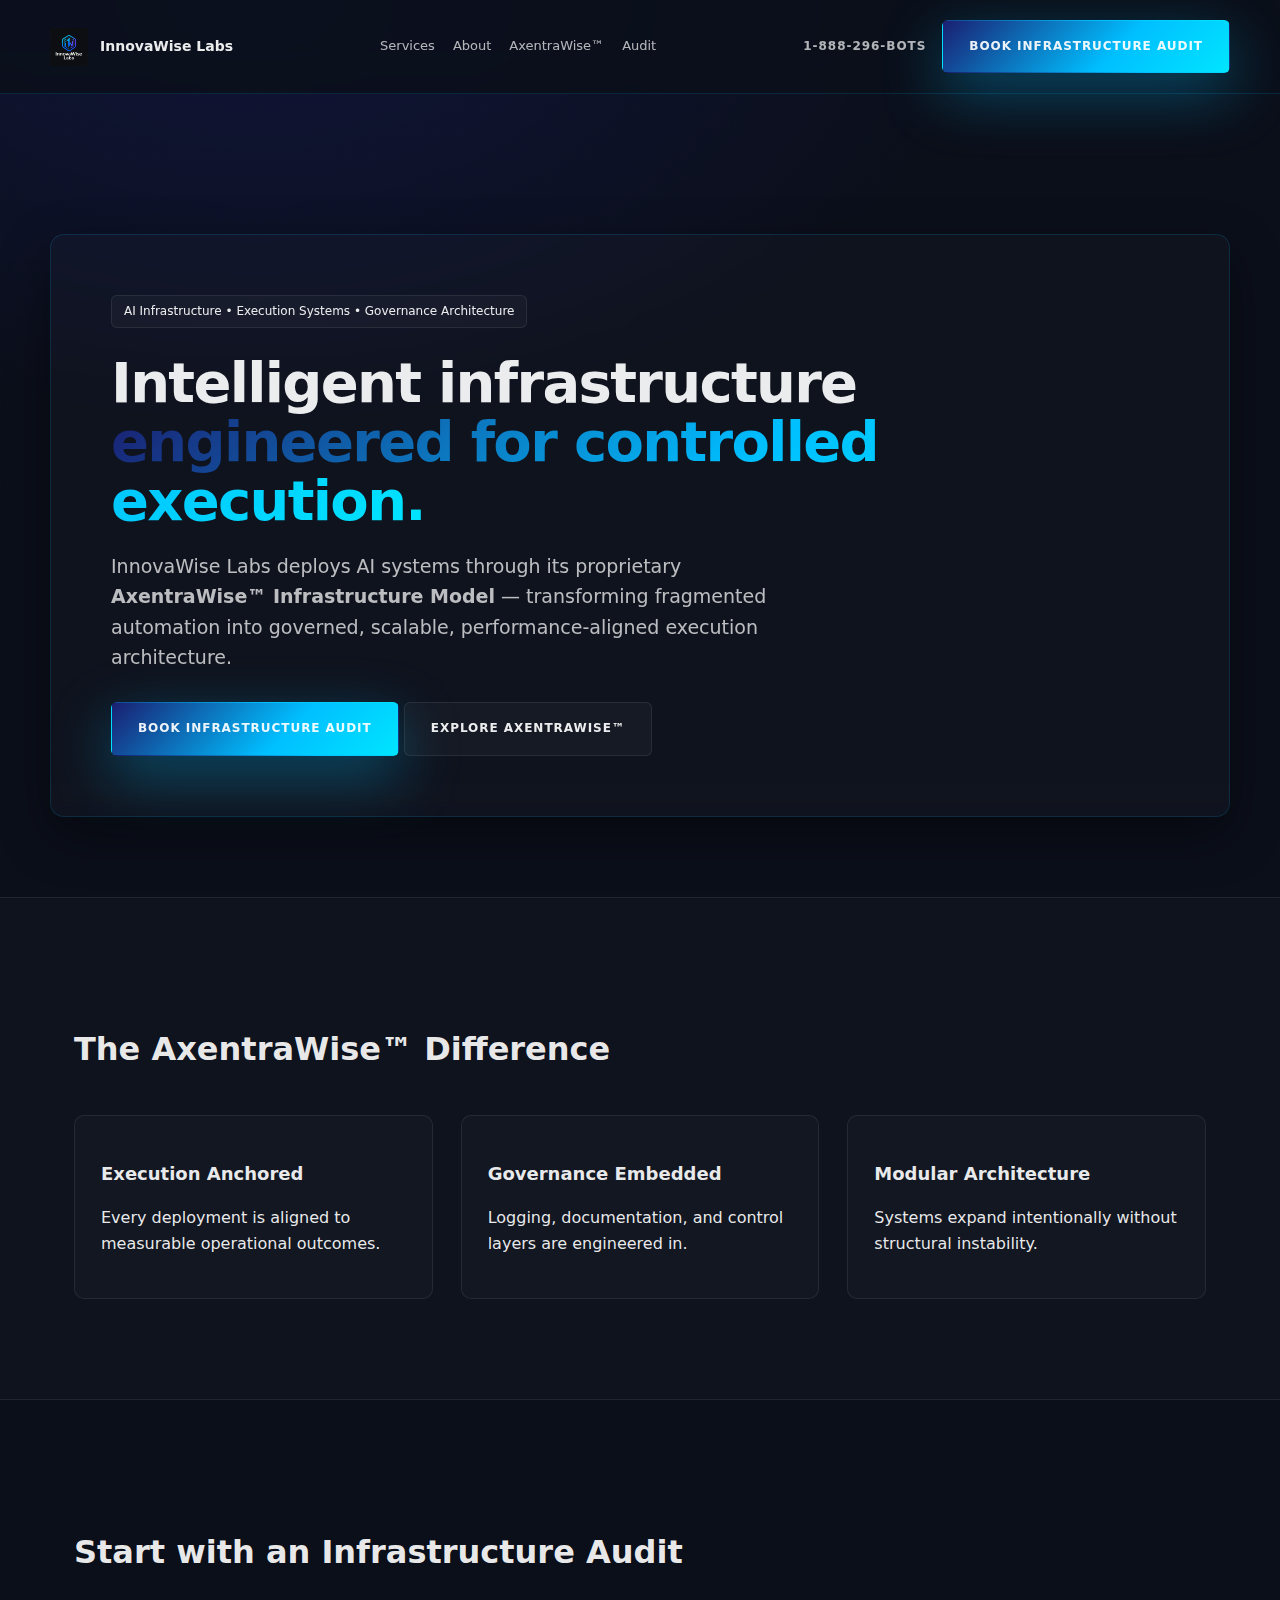
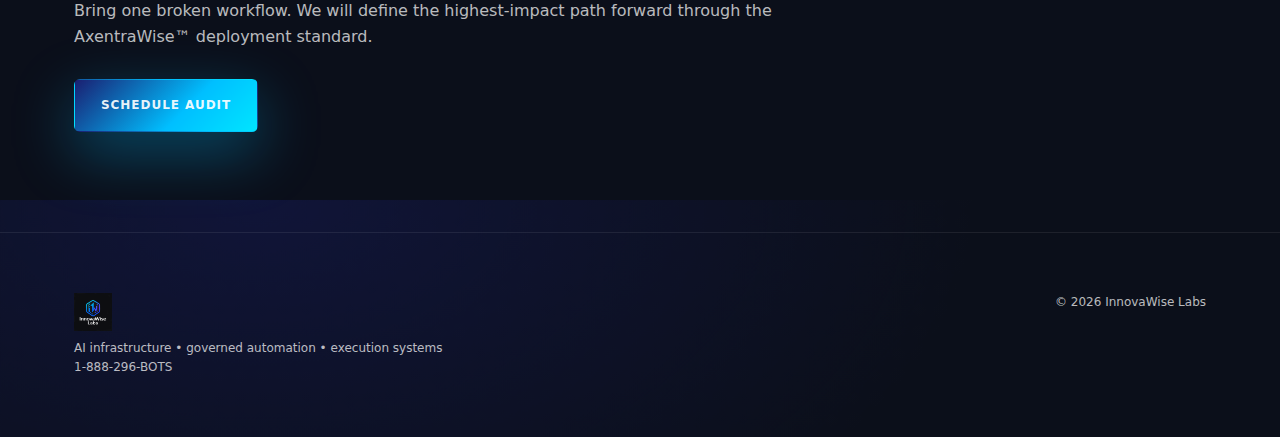
<file: index.html>
<!DOCTYPE html>
<html lang="en">
<head>
  <meta charset="UTF-8" />
  <title>InnovaWise Labs — AI Infrastructure Architects</title>
  <meta name="viewport" content="width=device-width, initial-scale=1" />
  <meta name="description" content="InnovaWise Labs designs governed AI infrastructure through the proprietary AxentraWise™ Infrastructure Model — engineered for controlled execution and scalable performance." />
  <link rel="icon" href="assets/logo.png" />
  <link rel="stylesheet" href="styles.css" />
</head>

<body>
<div class="bg-grid"></div>

<header class="topbar">
  <div class="container topbar-inner">

    <a class="brand" href="index.html">
      <img src="assets/logo.png" alt="InnovaWise Labs" class="brand-logo" />
      <span class="brand-text">InnovaWise Labs</span>
    </a>

    <nav class="nav">
      <a href="services.html">Services</a>
      <a href="about.html">About</a>
      <a href="axentrawise.html">AxentraWise™</a>
      <a href="#audit">Audit</a>
    </nav>

    <div style="display:flex; gap:16px; align-items:center;">
      <a href="tel:18882962687" class="top-phone">1-888-296-BOTS</a>
      <a class="btn btn-primary" href="#audit">Book Infrastructure Audit</a>
    </div>

  </div>
</header>

<main>

<section class="enterprise-hero">
  <div class="container">

    <div class="pill">AI Infrastructure • Execution Systems • Governance Architecture</div>

    <h1>
      Intelligent infrastructure
      <span class="grad">engineered for controlled execution.</span>
    </h1>

    <p class="lead">
      InnovaWise Labs deploys AI systems through its proprietary
      <strong>AxentraWise™ Infrastructure Model</strong> —
      transforming fragmented automation into governed, scalable,
      performance-aligned execution architecture.
    </p>

    <div style="margin-top:30px;">
      <a class="btn btn-primary" href="#audit">Book Infrastructure Audit</a>
      <a class="btn btn-ghost" href="axentrawise.html">Explore AxentraWise™</a>
    </div>

  </div>
</section>

<section class="section alt">
  <div class="container">

    <h2>The AxentraWise™ Difference</h2>

    <div class="grid-3">

      <div class="card">
        <h3>Execution Anchored</h3>
        <p>Every deployment is aligned to measurable operational outcomes.</p>
      </div>

      <div class="card">
        <h3>Governance Embedded</h3>
        <p>Logging, documentation, and control layers are engineered in.</p>
      </div>

      <div class="card">
        <h3>Modular Architecture</h3>
        <p>Systems expand intentionally without structural instability.</p>
      </div>

    </div>

  </div>
</section>

<section class="section" id="audit">
  <div class="container">

    <h2>Start with an Infrastructure Audit</h2>
    <p class="sublead">
      Bring one broken workflow. We will define the highest-impact path forward
      through the AxentraWise™ deployment standard.
    </p>

    <div style="margin-top:30px;">
      <a class="btn btn-primary" href="#">Schedule Audit</a>
    </div>

  </div>
</section>

<footer class="footer">
  <div class="container footer-inner">
    <div>
      <img src="assets/logo.png" class="footer-logo" />
      <div class="small muted">
        AI infrastructure • governed automation • execution systems<br/>
        1-888-296-BOTS
      </div>
    </div>
    <div class="small muted">
      © <span id="year"></span> InnovaWise Labs
    </div>
  </div>
</footer>

</main>

<script>
document.getElementById("year").textContent = new Date().getFullYear();
</script>

<script src="main.js"></script>
  
</body>
</html>
</file>
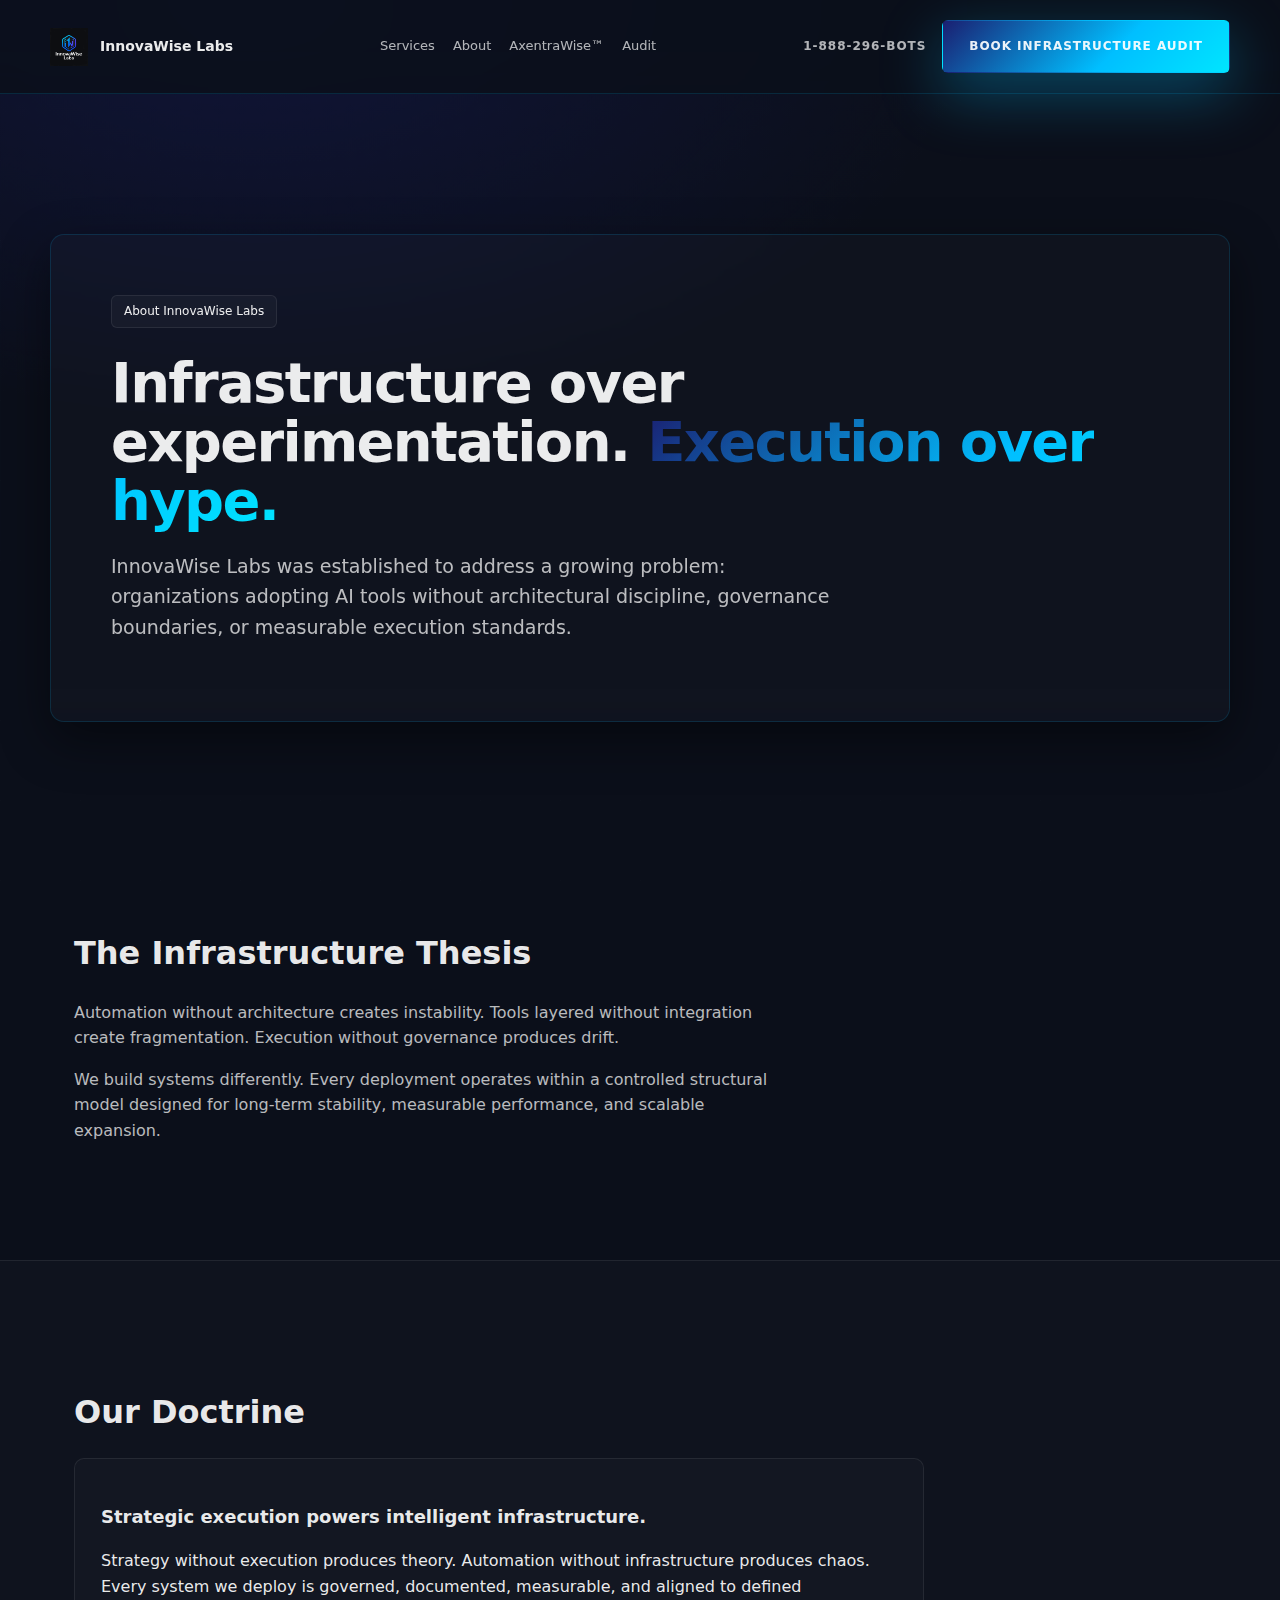
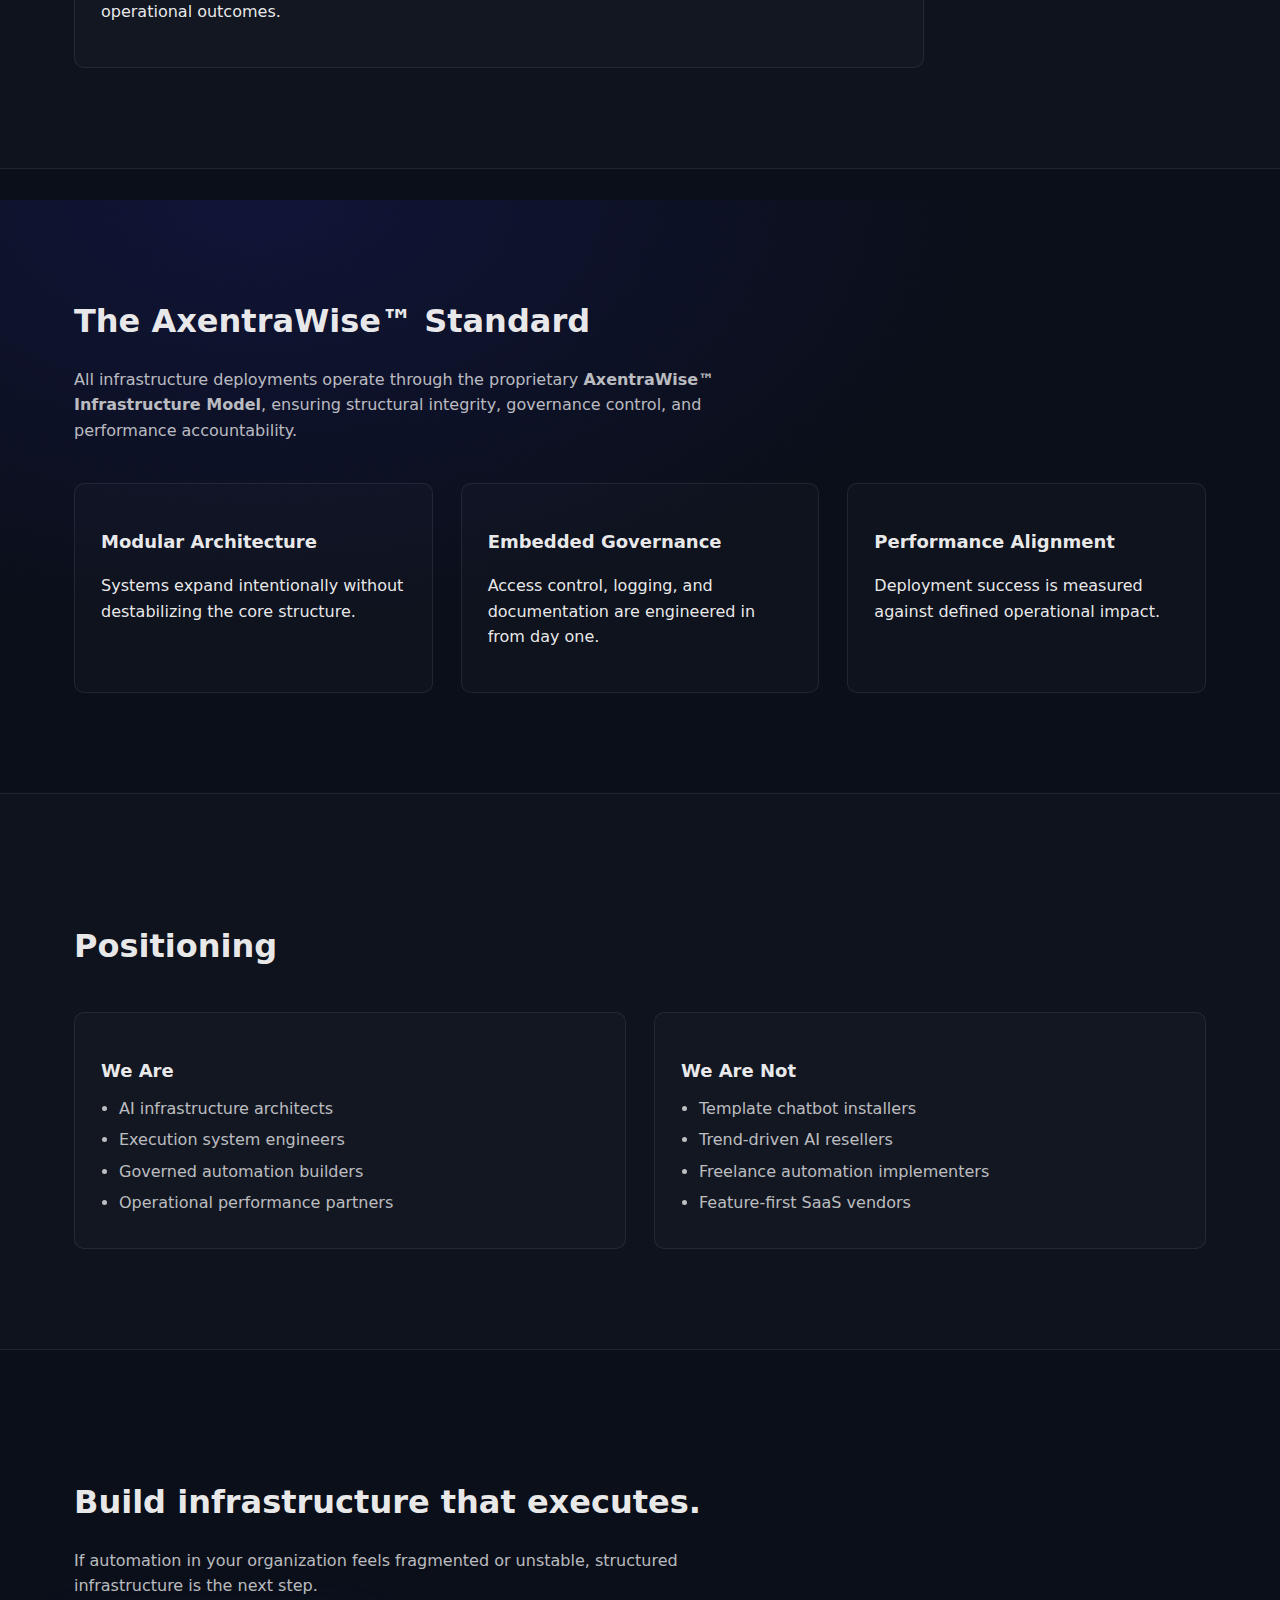
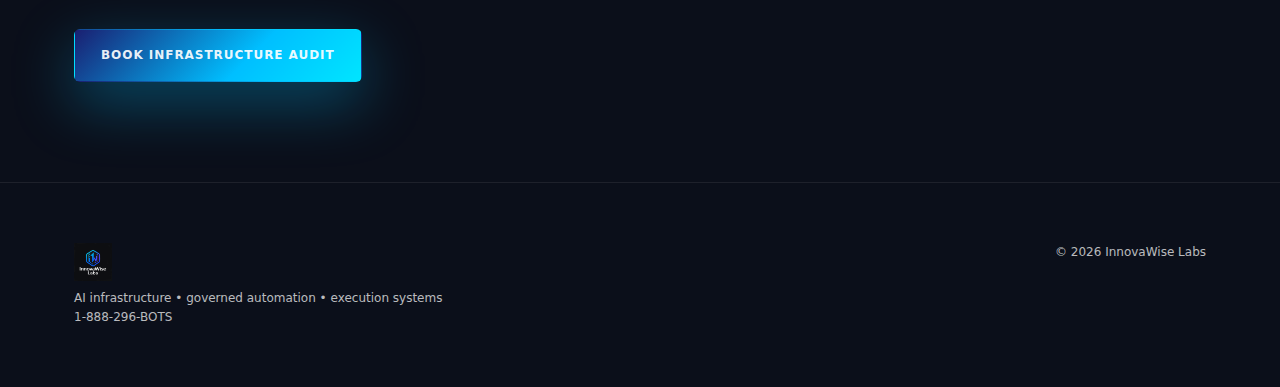
<file: about.html>
<!DOCTYPE html>
<html lang="en">
<head>
  <meta charset="UTF-8" />
  <title>About InnovaWise Labs — Infrastructure Architects</title>
  <meta name="viewport" content="width=device-width, initial-scale=1" />
  <meta name="description" content="InnovaWise Labs is an AI infrastructure firm deploying governed automation systems through the proprietary AxentraWise™ Infrastructure Model." />
  <link rel="icon" href="assets/logo.png" />
  <link rel="stylesheet" href="styles.css" />
</head>

<body>
<div class="bg-grid"></div>

<header class="topbar">
  <div class="container topbar-inner">

    <a class="brand" href="index.html">
      <img src="assets/logo.png" alt="InnovaWise Labs" class="brand-logo" />
      <span class="brand-text">InnovaWise Labs</span>
    </a>

    <nav class="nav">
      <a href="services.html">Services</a>
      <a href="about.html">About</a>
      <a href="axentrawise.html">AxentraWise™</a>
      <a href="index.html#audit">Audit</a>
    </nav>

    <div style="display:flex; gap:16px; align-items:center;">
      <a href="tel:18882962687" class="top-phone">1-888-296-BOTS</a>
      <a class="btn btn-primary" href="index.html#audit">Book Infrastructure Audit</a>
    </div>

  </div>
</header>

<main>

<!-- ================= HERO ================= -->

<section class="enterprise-hero">
  <div class="container">

    <div class="pill">About InnovaWise Labs</div>

    <h1>
      Infrastructure over experimentation.
      <span class="grad">Execution over hype.</span>
    </h1>

    <p class="lead">
      InnovaWise Labs was established to address a growing problem:
      organizations adopting AI tools without architectural discipline,
      governance boundaries, or measurable execution standards.
    </p>

  </div>
</section>

<!-- ================= INFRASTRUCTURE THESIS ================= -->

<section class="section">
  <div class="container">

    <h2>The Infrastructure Thesis</h2>

    <p class="sublead">
      Automation without architecture creates instability.
      Tools layered without integration create fragmentation.
      Execution without governance produces drift.
    </p>

    <p class="sublead">
      We build systems differently. Every deployment operates within
      a controlled structural model designed for long-term stability,
      measurable performance, and scalable expansion.
    </p>

  </div>
</section>

<!-- ================= DOCTRINE ================= -->

<section class="section alt">
  <div class="container">

    <h2>Our Doctrine</h2>

    <div class="card" style="max-width:850px;">
      <h3>Strategic execution powers intelligent infrastructure.</h3>
      <p>
        Strategy without execution produces theory.
        Automation without infrastructure produces chaos.
        Every system we deploy is governed, documented,
        measurable, and aligned to defined operational outcomes.
      </p>
    </div>

  </div>
</section>

<!-- ================= AXENTRAWISE ALIGNMENT ================= -->

<section class="section">
  <div class="container">

    <h2>The AxentraWise™ Standard</h2>

    <p class="sublead">
      All infrastructure deployments operate through the proprietary
      <strong>AxentraWise™ Infrastructure Model</strong>,
      ensuring structural integrity, governance control,
      and performance accountability.
    </p>

    <div class="grid-3">

      <div class="card">
        <h3>Modular Architecture</h3>
        <p>Systems expand intentionally without destabilizing the core structure.</p>
      </div>

      <div class="card">
        <h3>Embedded Governance</h3>
        <p>Access control, logging, and documentation are engineered in from day one.</p>
      </div>

      <div class="card">
        <h3>Performance Alignment</h3>
        <p>Deployment success is measured against defined operational impact.</p>
      </div>

    </div>

  </div>
</section>

<!-- ================= WHAT WE ARE / ARE NOT ================= -->

<section class="section alt">
  <div class="container">

    <h2>Positioning</h2>

    <div class="grid-2">

      <div class="card">
        <h3>We Are</h3>
        <ul>
          <li>AI infrastructure architects</li>
          <li>Execution system engineers</li>
          <li>Governed automation builders</li>
          <li>Operational performance partners</li>
        </ul>
      </div>

      <div class="card">
        <h3>We Are Not</h3>
        <ul>
          <li>Template chatbot installers</li>
          <li>Trend-driven AI resellers</li>
          <li>Freelance automation implementers</li>
          <li>Feature-first SaaS vendors</li>
        </ul>
      </div>

    </div>

  </div>
</section>

<!-- ================= CTA ================= -->

<section class="section">
  <div class="container">

    <h2>Build infrastructure that executes.</h2>

    <p class="sublead">
      If automation in your organization feels fragmented or unstable,
      structured infrastructure is the next step.
    </p>

    <div style="margin-top:30px;">
      <a class="btn btn-primary" href="index.html#audit">
        Book Infrastructure Audit
      </a>
    </div>

  </div>
</section>

<footer class="footer">
  <div class="container footer-inner">
    <div>
      <img src="assets/logo.png" class="footer-logo" />
      <div class="small muted">
        AI infrastructure • governed automation • execution systems<br/>
        1-888-296-BOTS
      </div>
    </div>
    <div class="small muted">
      © <span id="year"></span> InnovaWise Labs
    </div>
  </div>
</footer>

</main>

<script>
document.getElementById("year").textContent = new Date().getFullYear();
</script>

<script src="main.js"></script>

</body>
</html>
</file>
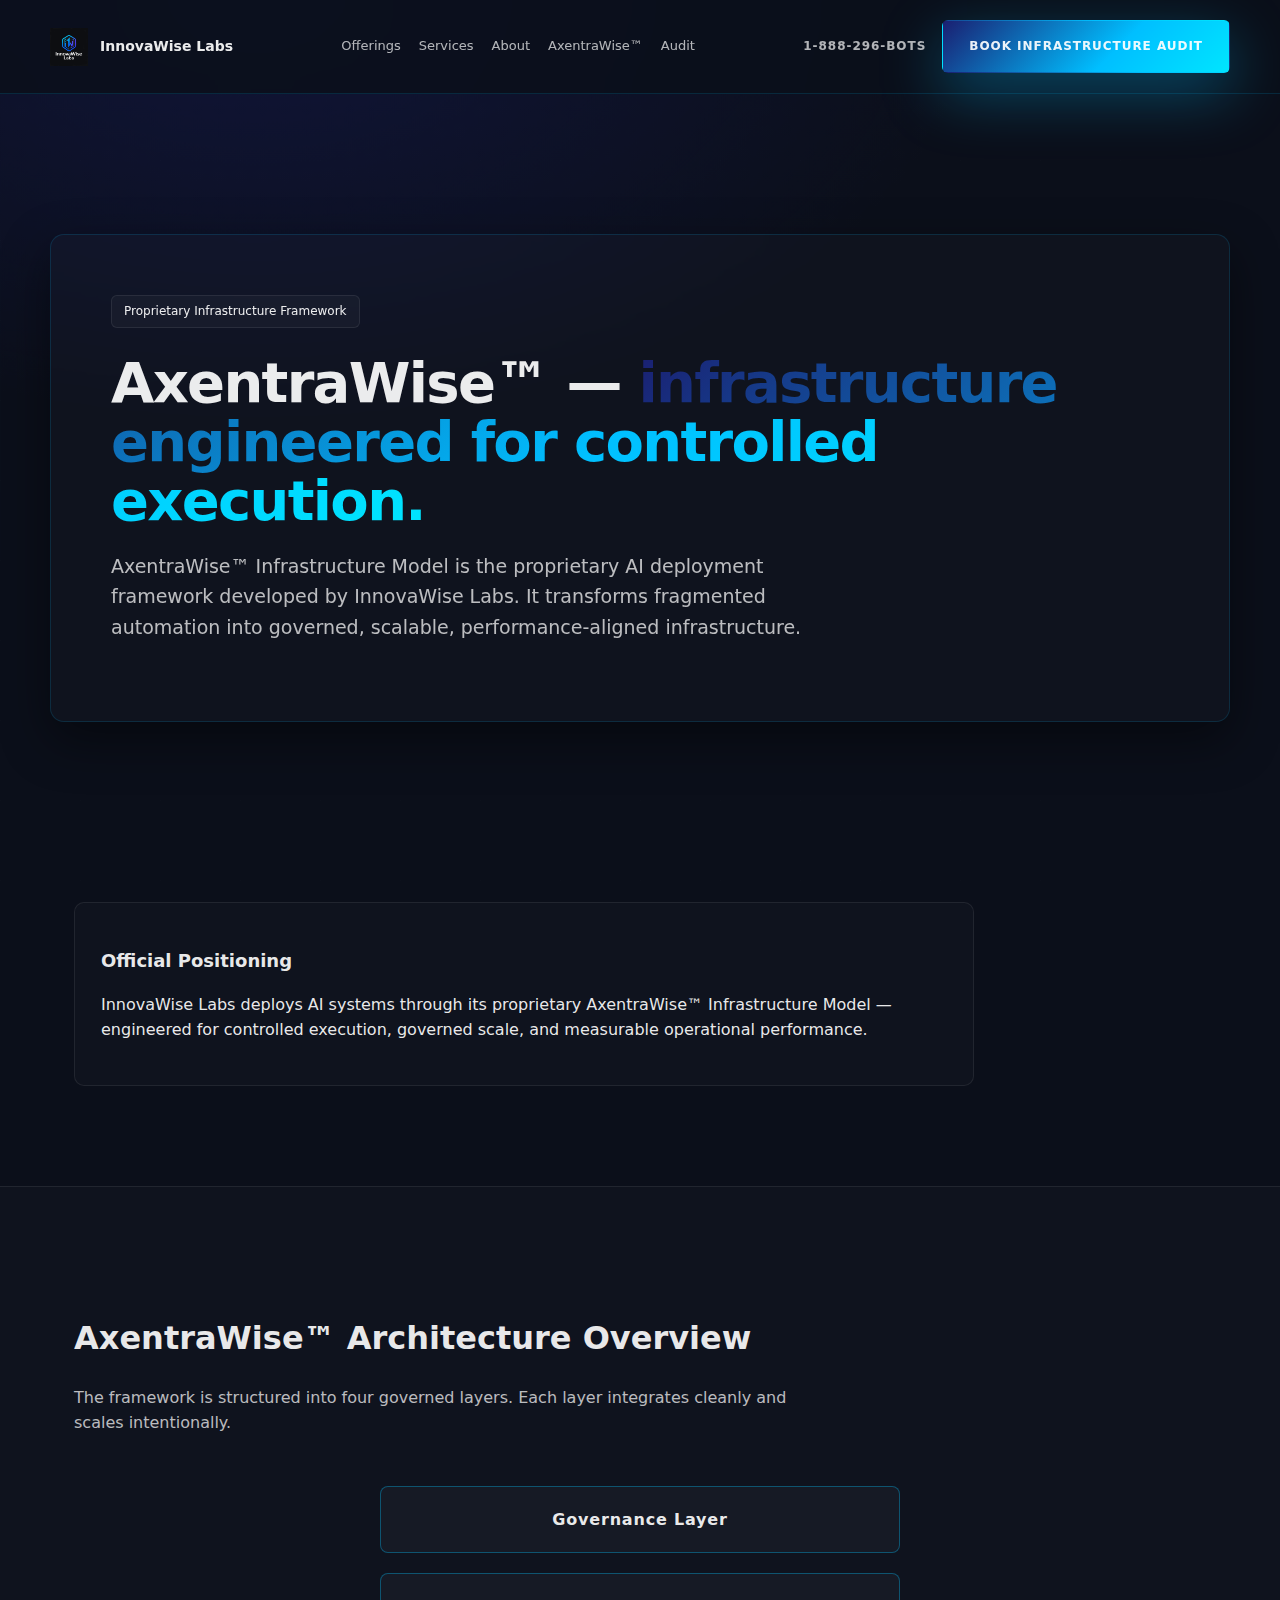
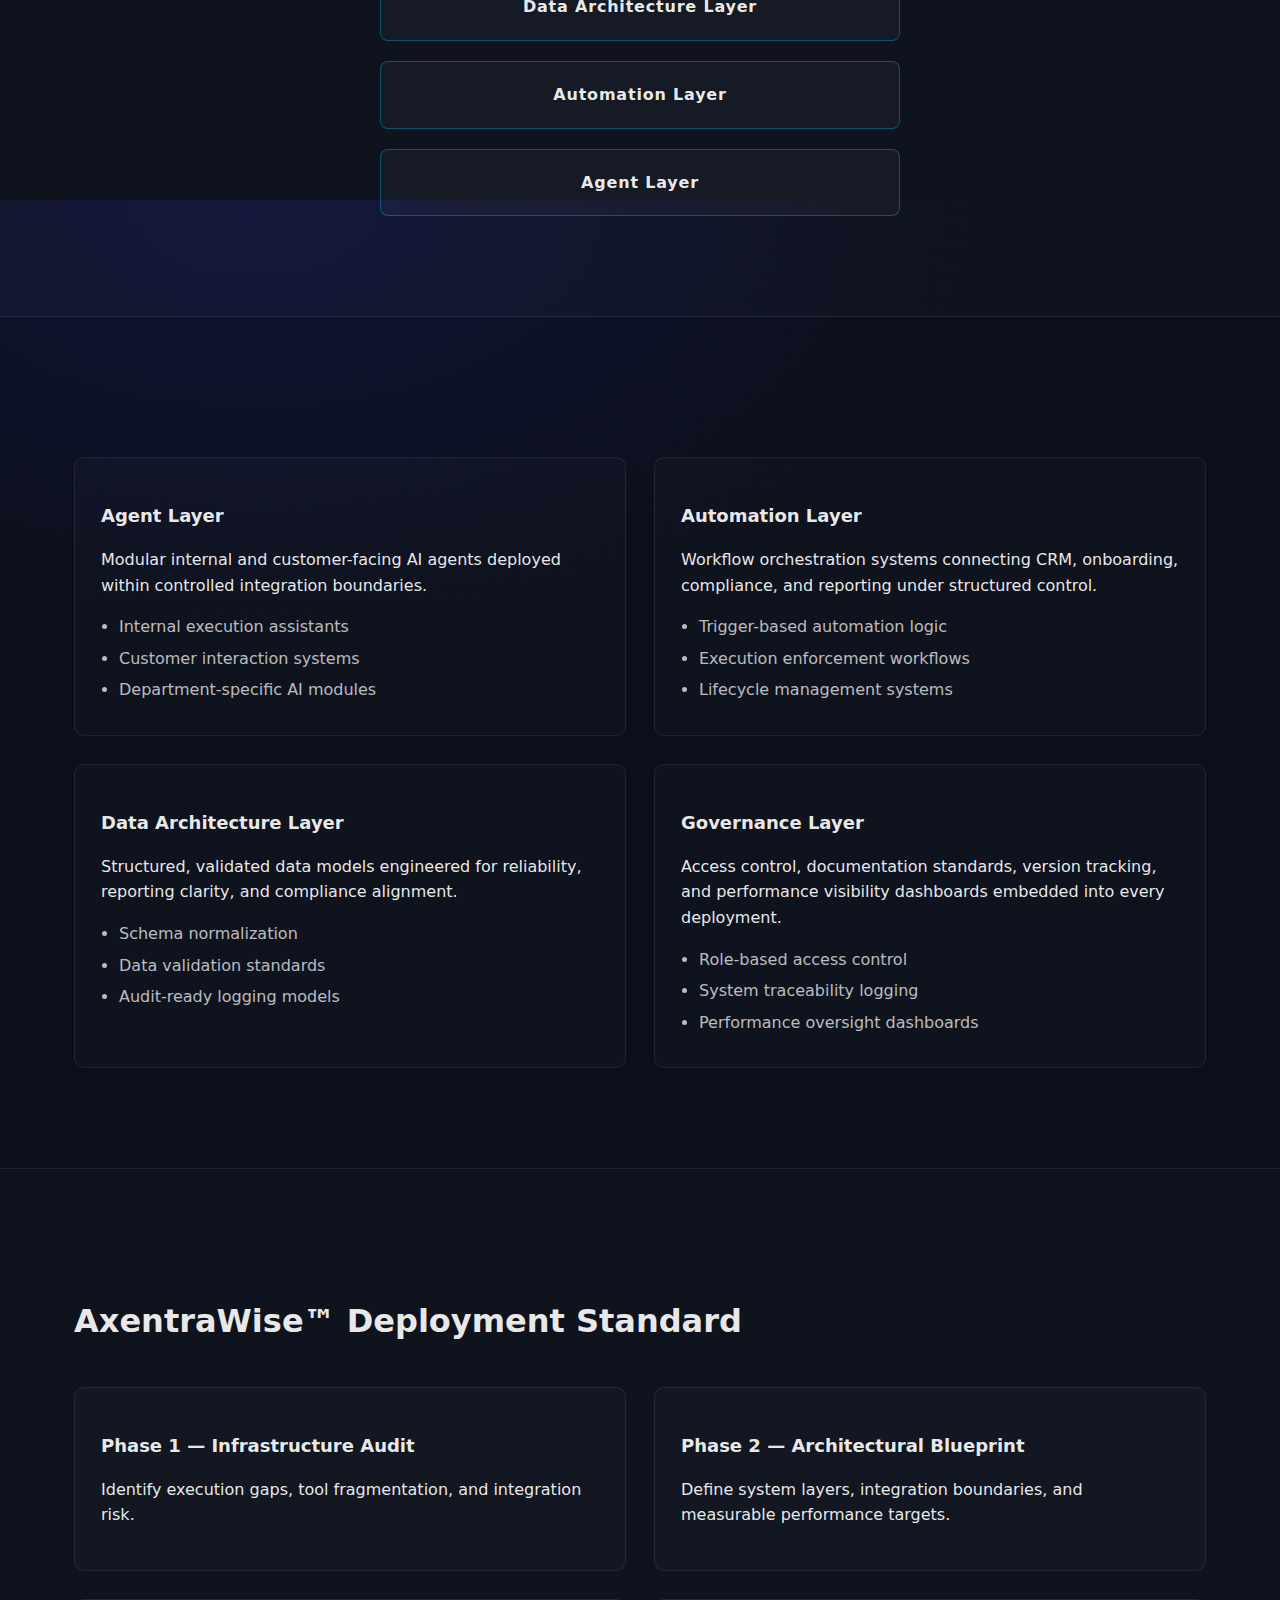
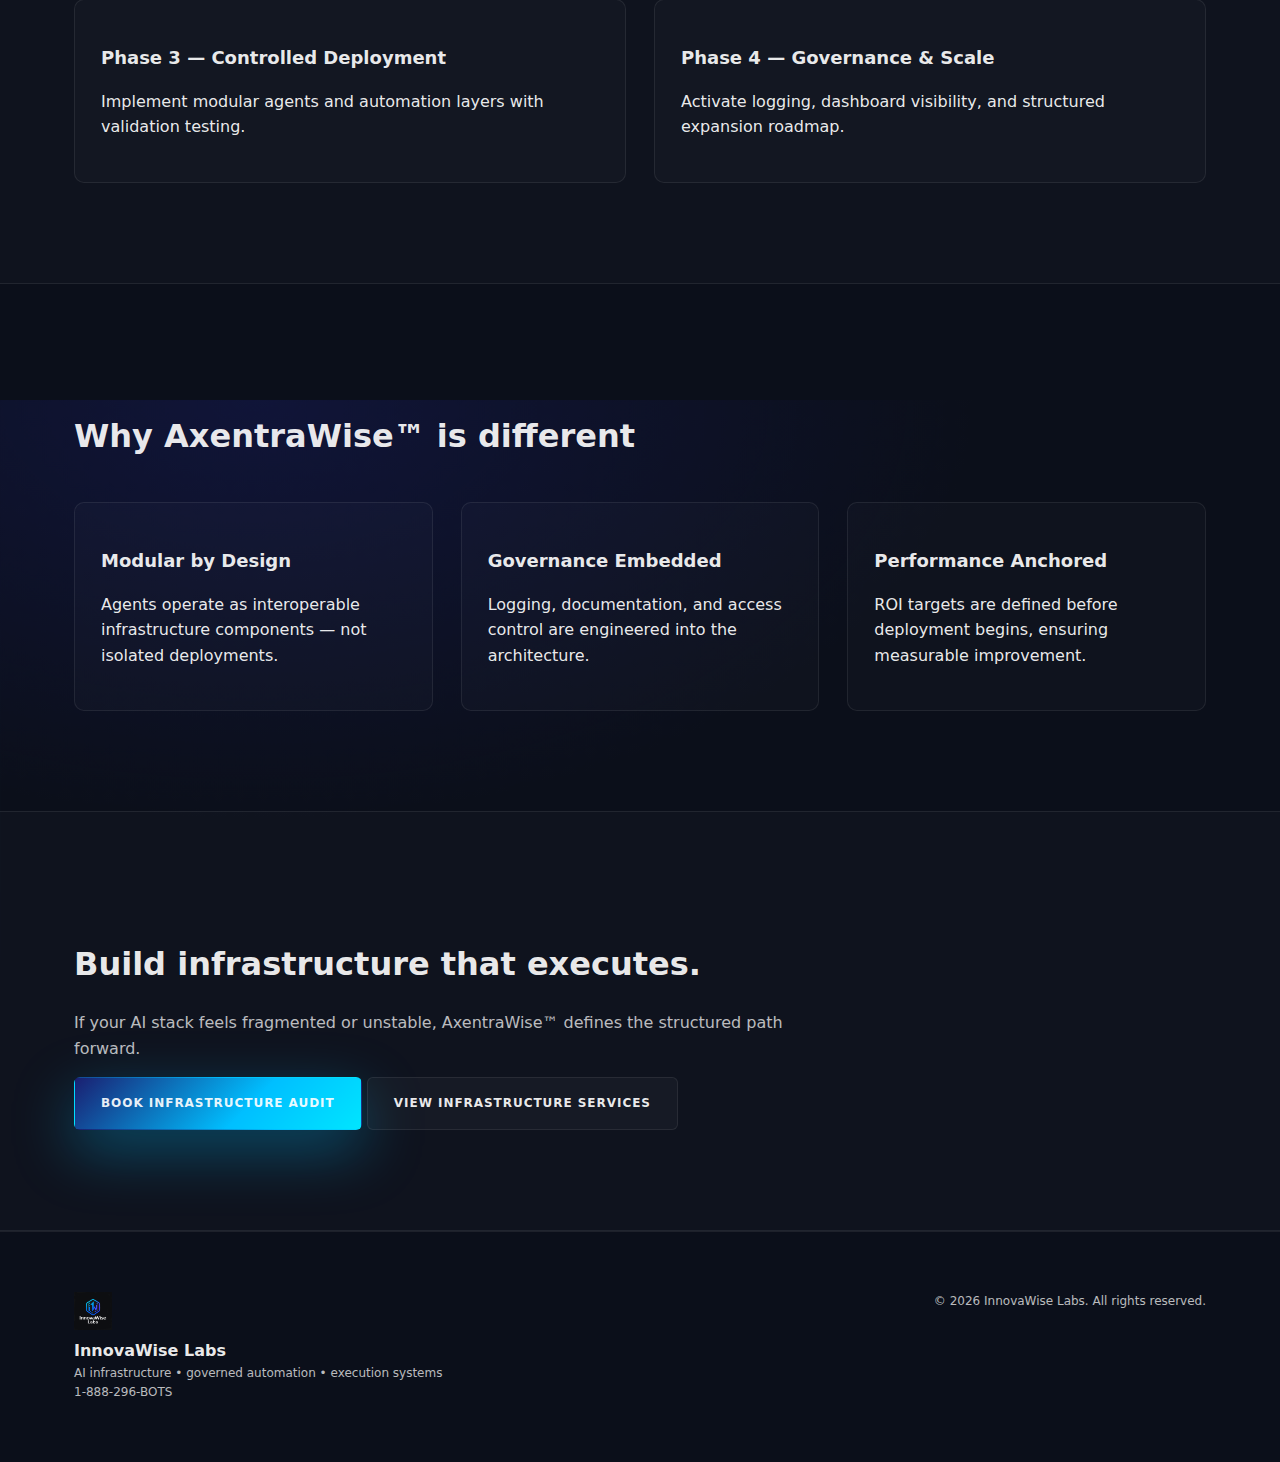
<file: axentrawise.html>
<!DOCTYPE html>
<html lang="en">
<head>
  <meta charset="UTF-8" />
  <title>AxentraWise™ Infrastructure Model — InnovaWise Labs</title>
  <meta name="viewport" content="width=device-width, initial-scale=1" />
  <meta name="description" content="AxentraWise™ Infrastructure Model is the proprietary AI deployment framework by InnovaWise Labs — engineered for controlled execution, governed scale, and measurable operational performance." />
  <link rel="icon" href="assets/logo.png" />
  <link rel="stylesheet" href="styles.css" />
</head>

<body>
<div class="bg-grid"></div>

<header class="topbar">
  <div class="container topbar-inner">

    <a class="brand" href="index.html">
      <img src="assets/logo.png" alt="InnovaWise Labs emblem" class="brand-logo" />
      <span class="brand-text">InnovaWise Labs</span>
    </a>

    <nav class="nav">
      <a href="index.html#offerings">Offerings</a>
      <a href="services.html">Services</a>
      <a href="about.html">About</a>
      <a href="axentrawise.html">AxentraWise™</a>
      <a href="index.html#audit">Audit</a>
    </nav>

    <div style="display:flex; align-items:center; gap:16px;">
      <a href="tel:18882962687" class="top-phone">1-888-296-BOTS</a>
      <a class="btn btn-primary" href="index.html#audit">Book Infrastructure Audit</a>
    </div>

  </div>
</header>

<main>

<!-- ================= HERO ================= -->

<section class="enterprise-hero">
  <div class="container">

    <div class="pill">Proprietary Infrastructure Framework</div>

    <h1>
      AxentraWise™ —
      <span class="grad">infrastructure engineered for controlled execution.</span>
    </h1>

    <p class="lead">
      AxentraWise™ Infrastructure Model is the proprietary AI deployment framework developed by InnovaWise Labs.
      It transforms fragmented automation into governed, scalable, performance-aligned infrastructure.
    </p>

  </div>
</section>

<!-- ================= MASTER POSITIONING ================= -->

<section class="section">
  <div class="container">

    <div class="card" style="max-width:900px;">
      <h3>Official Positioning</h3>
      <p>
        InnovaWise Labs deploys AI systems through its proprietary AxentraWise™ Infrastructure Model —
        engineered for controlled execution, governed scale, and measurable operational performance.
      </p>
    </div>

  </div>
</section>

<!-- ================= ARCHITECTURE DIAGRAM ================= -->

<section class="section alt">
  <div class="container">

    <h2>AxentraWise™ Architecture Overview</h2>
    <p class="sublead">
      The framework is structured into four governed layers.
      Each layer integrates cleanly and scales intentionally.
    </p>

    <div class="architecture-stack">

      <div class="layer-box">Governance Layer</div>
      <div class="layer-box">Data Architecture Layer</div>
      <div class="layer-box">Automation Layer</div>
      <div class="layer-box">Agent Layer</div>

    </div>

  </div>
</section>

<!-- ================= LAYER DETAILS ================= -->

<section class="section">
  <div class="container">

    <div class="grid-2">

      <div class="card">
        <h3>Agent Layer</h3>
        <p>
          Modular internal and customer-facing AI agents deployed within controlled integration boundaries.
        </p>
        <ul>
          <li>Internal execution assistants</li>
          <li>Customer interaction systems</li>
          <li>Department-specific AI modules</li>
        </ul>
      </div>

      <div class="card">
        <h3>Automation Layer</h3>
        <p>
          Workflow orchestration systems connecting CRM, onboarding,
          compliance, and reporting under structured control.
        </p>
        <ul>
          <li>Trigger-based automation logic</li>
          <li>Execution enforcement workflows</li>
          <li>Lifecycle management systems</li>
        </ul>
      </div>

      <div class="card">
        <h3>Data Architecture Layer</h3>
        <p>
          Structured, validated data models engineered for reliability,
          reporting clarity, and compliance alignment.
        </p>
        <ul>
          <li>Schema normalization</li>
          <li>Data validation standards</li>
          <li>Audit-ready logging models</li>
        </ul>
      </div>

      <div class="card">
        <h3>Governance Layer</h3>
        <p>
          Access control, documentation standards, version tracking,
          and performance visibility dashboards embedded into every deployment.
        </p>
        <ul>
          <li>Role-based access control</li>
          <li>System traceability logging</li>
          <li>Performance oversight dashboards</li>
        </ul>
      </div>

    </div>

  </div>
</section>

<!-- ================= DEPLOYMENT STANDARD ================= -->

<section class="section alt">
  <div class="container">

    <h2>AxentraWise™ Deployment Standard</h2>

    <div class="grid-2">

      <div class="card">
        <h3>Phase 1 — Infrastructure Audit</h3>
        <p>Identify execution gaps, tool fragmentation, and integration risk.</p>
      </div>

      <div class="card">
        <h3>Phase 2 — Architectural Blueprint</h3>
        <p>Define system layers, integration boundaries, and measurable performance targets.</p>
      </div>

      <div class="card">
        <h3>Phase 3 — Controlled Deployment</h3>
        <p>Implement modular agents and automation layers with validation testing.</p>
      </div>

      <div class="card">
        <h3>Phase 4 — Governance & Scale</h3>
        <p>Activate logging, dashboard visibility, and structured expansion roadmap.</p>
      </div>

    </div>

  </div>
</section>

<!-- ================= DIFFERENTIATION ================= -->

<section class="section">
  <div class="container">

    <h2>Why AxentraWise™ is different</h2>

    <div class="grid-3">

      <article class="card">
        <h3>Modular by Design</h3>
        <p>Agents operate as interoperable infrastructure components — not isolated deployments.</p>
      </article>

      <article class="card">
        <h3>Governance Embedded</h3>
        <p>Logging, documentation, and access control are engineered into the architecture.</p>
      </article>

      <article class="card">
        <h3>Performance Anchored</h3>
        <p>ROI targets are defined before deployment begins, ensuring measurable improvement.</p>
      </article>

    </div>

  </div>
</section>

<!-- ================= CTA ================= -->

<section class="section alt">
  <div class="container">

    <h2>Build infrastructure that executes.</h2>

    <p class="sublead">
      If your AI stack feels fragmented or unstable,
      AxentraWise™ defines the structured path forward.
    </p>

    <div class="cta-row">
      <a class="btn btn-primary" href="index.html#audit">Book Infrastructure Audit</a>
      <a class="btn btn-ghost" href="services.html">View Infrastructure Services</a>
    </div>

  </div>
</section>

<footer class="footer">
  <div class="container footer-inner">
    <div class="footer-left">
      <img src="assets/logo.png" alt="InnovaWise Labs" class="footer-logo" />
      <div>
        <div class="footer-title">InnovaWise Labs</div>
        <div class="small muted">
          AI infrastructure • governed automation • execution systems<br/>
          1-888-296-BOTS
        </div>
      </div>
    </div>
    <div class="small muted">© <span id="year"></span> InnovaWise Labs. All rights reserved.</div>
  </div>
</footer>

</main>

<script>
  document.getElementById("year").textContent = new Date().getFullYear();
</script>

</body>
</html>
</file>
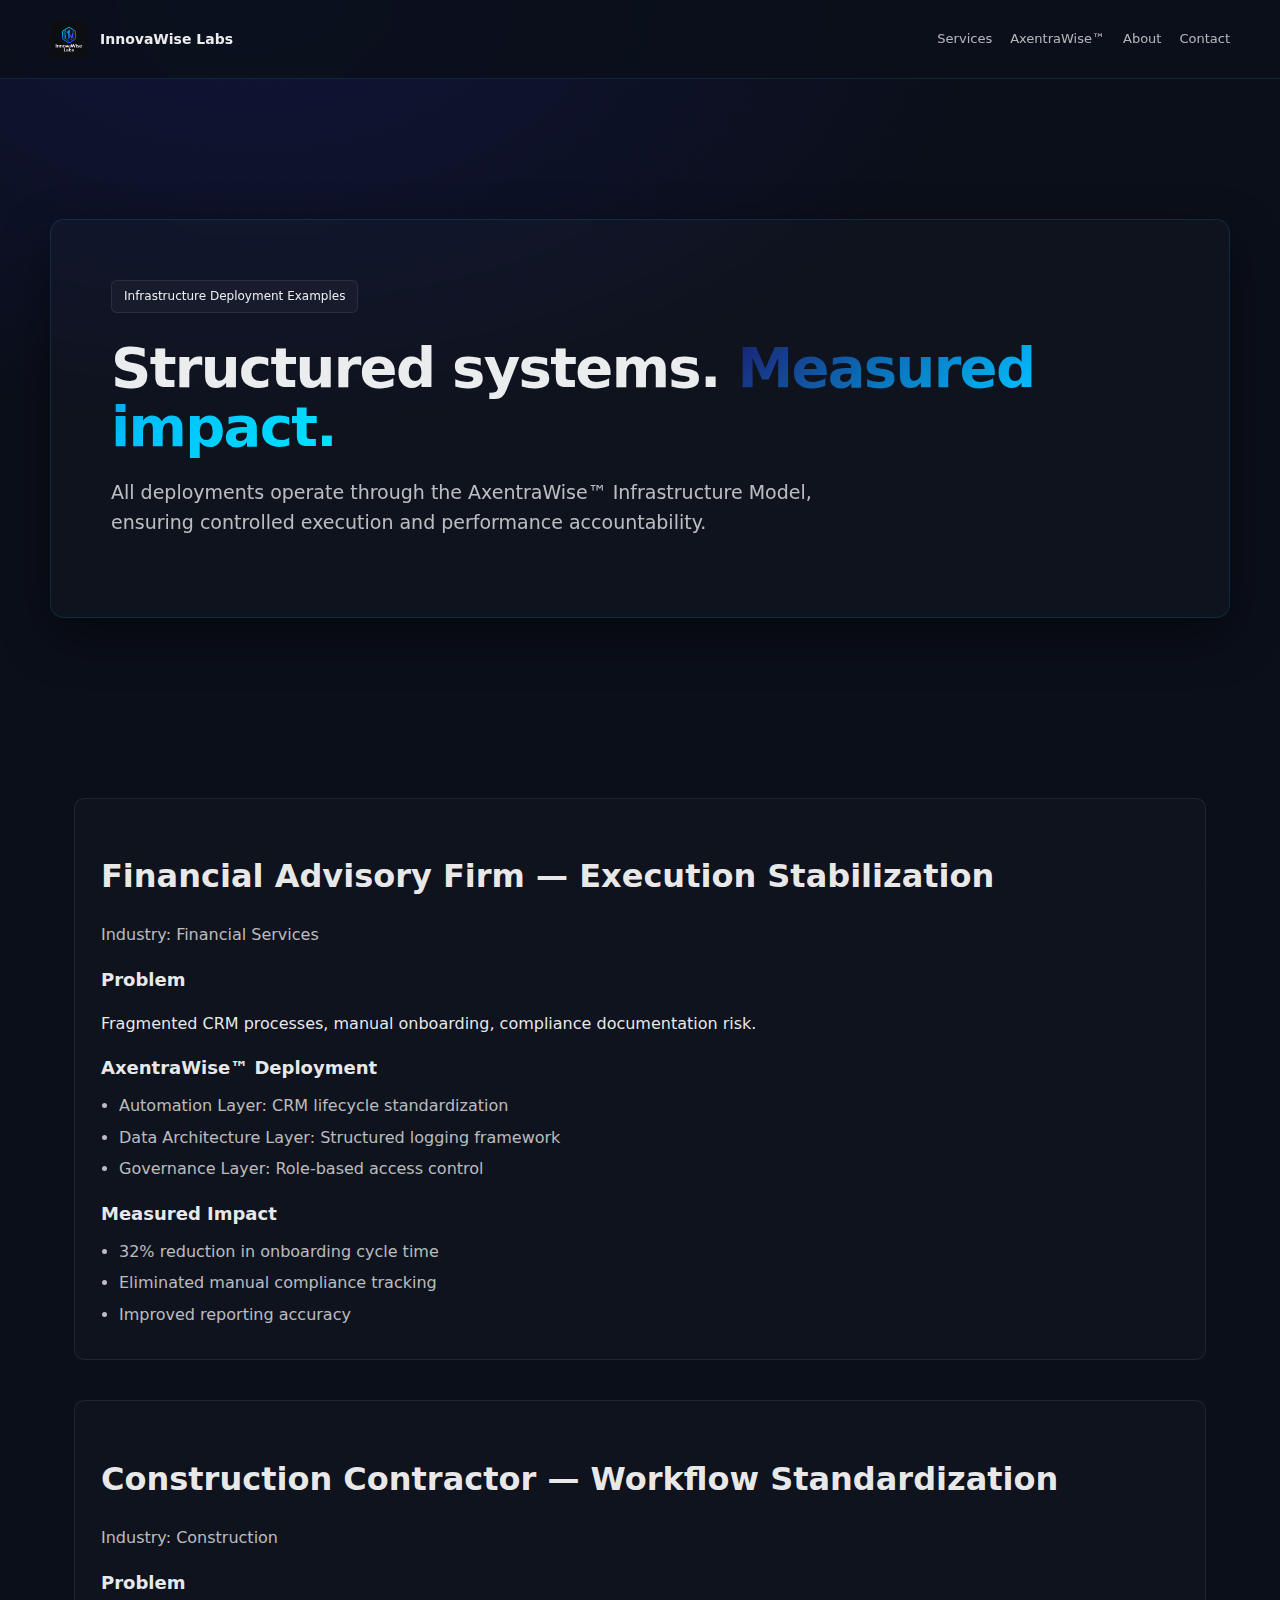
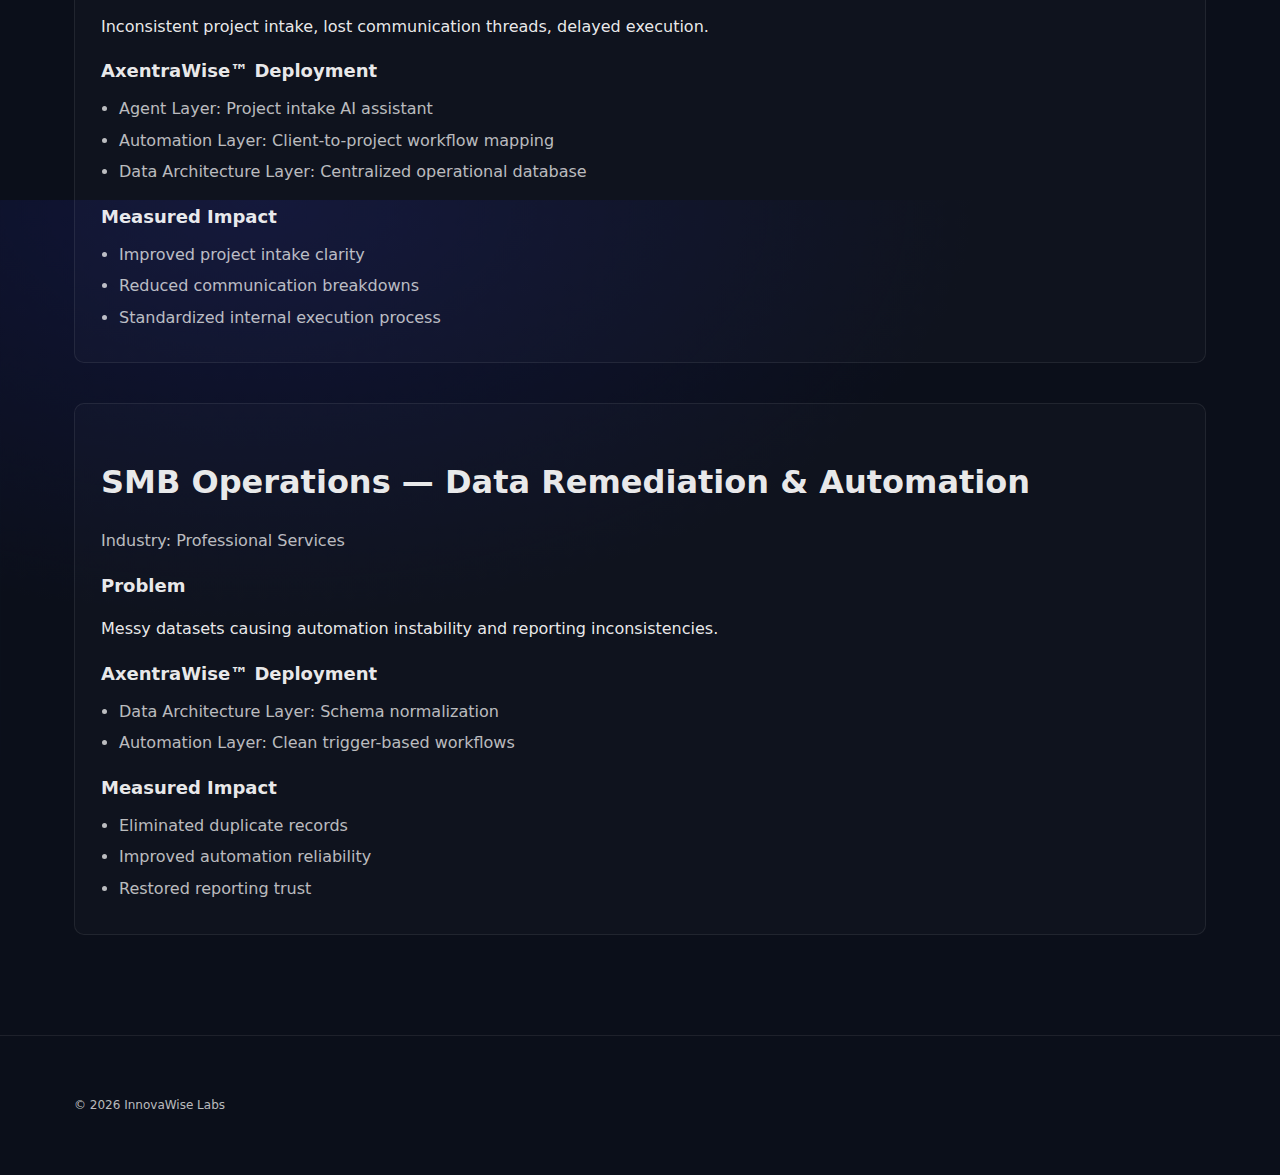
<file: case-studies.html>
<!DOCTYPE html>
<html lang="en">
<head>
  <meta charset="UTF-8" />
  <title>Case Studies — InnovaWise Labs</title>
  <meta name="viewport" content="width=device-width, initial-scale=1" />
  <meta name="description" content="Real-world AI infrastructure deployments implemented through the AxentraWise™ Infrastructure Model." />
  <link rel="stylesheet" href="styles.css" />
</head>

<body>
<div class="bg-grid"></div>

<header class="topbar">
  <div class="container topbar-inner">
    <a class="brand" href="index.html">
      <img src="assets/logo.png" class="brand-logo" />
      <span class="brand-text">InnovaWise Labs</span>
    </a>
    <nav class="nav">
      <a href="services.html">Services</a>
      <a href="axentrawise.html">AxentraWise™</a>
      <a href="about.html">About</a>
      <a href="contact.html">Contact</a>
    </nav>
  </div>
</header>

<main>

<section class="enterprise-hero">
  <div class="container">
    <div class="pill">Infrastructure Deployment Examples</div>
    <h1>Structured systems. <span class="grad">Measured impact.</span></h1>
    <p class="lead">
      All deployments operate through the AxentraWise™ Infrastructure Model,
      ensuring controlled execution and performance accountability.
    </p>
  </div>
</section>

<section class="section">
  <div class="container">

    <!-- Case Study 1 -->
    <div class="card" style="margin-bottom:40px;">
      <h2>Financial Advisory Firm — Execution Stabilization</h2>
      <p class="muted">Industry: Financial Services</p>

      <h3>Problem</h3>
      <p>Fragmented CRM processes, manual onboarding, compliance documentation risk.</p>

      <h3>AxentraWise™ Deployment</h3>
      <ul>
        <li>Automation Layer: CRM lifecycle standardization</li>
        <li>Data Architecture Layer: Structured logging framework</li>
        <li>Governance Layer: Role-based access control</li>
      </ul>

      <h3>Measured Impact</h3>
      <ul>
        <li>32% reduction in onboarding cycle time</li>
        <li>Eliminated manual compliance tracking</li>
        <li>Improved reporting accuracy</li>
      </ul>
    </div>

    <!-- Case Study 2 -->
    <div class="card" style="margin-bottom:40px;">
      <h2>Construction Contractor — Workflow Standardization</h2>
      <p class="muted">Industry: Construction</p>

      <h3>Problem</h3>
      <p>Inconsistent project intake, lost communication threads, delayed execution.</p>

      <h3>AxentraWise™ Deployment</h3>
      <ul>
        <li>Agent Layer: Project intake AI assistant</li>
        <li>Automation Layer: Client-to-project workflow mapping</li>
        <li>Data Architecture Layer: Centralized operational database</li>
      </ul>

      <h3>Measured Impact</h3>
      <ul>
        <li>Improved project intake clarity</li>
        <li>Reduced communication breakdowns</li>
        <li>Standardized internal execution process</li>
      </ul>
    </div>

    <!-- Case Study 3 -->
    <div class="card">
      <h2>SMB Operations — Data Remediation & Automation</h2>
      <p class="muted">Industry: Professional Services</p>

      <h3>Problem</h3>
      <p>Messy datasets causing automation instability and reporting inconsistencies.</p>

      <h3>AxentraWise™ Deployment</h3>
      <ul>
        <li>Data Architecture Layer: Schema normalization</li>
        <li>Automation Layer: Clean trigger-based workflows</li>
      </ul>

      <h3>Measured Impact</h3>
      <ul>
        <li>Eliminated duplicate records</li>
        <li>Improved automation reliability</li>
        <li>Restored reporting trust</li>
      </ul>
    </div>

  </div>
</section>

<footer class="footer">
  <div class="container footer-inner">
    <div class="small muted">
      © <span id="year"></span> InnovaWise Labs
    </div>
  </div>
</footer>

</main>

<script>
document.getElementById("year").textContent = new Date().getFullYear();
</script>

<script src="main.js"></script>  

</body>
</html>
</file>
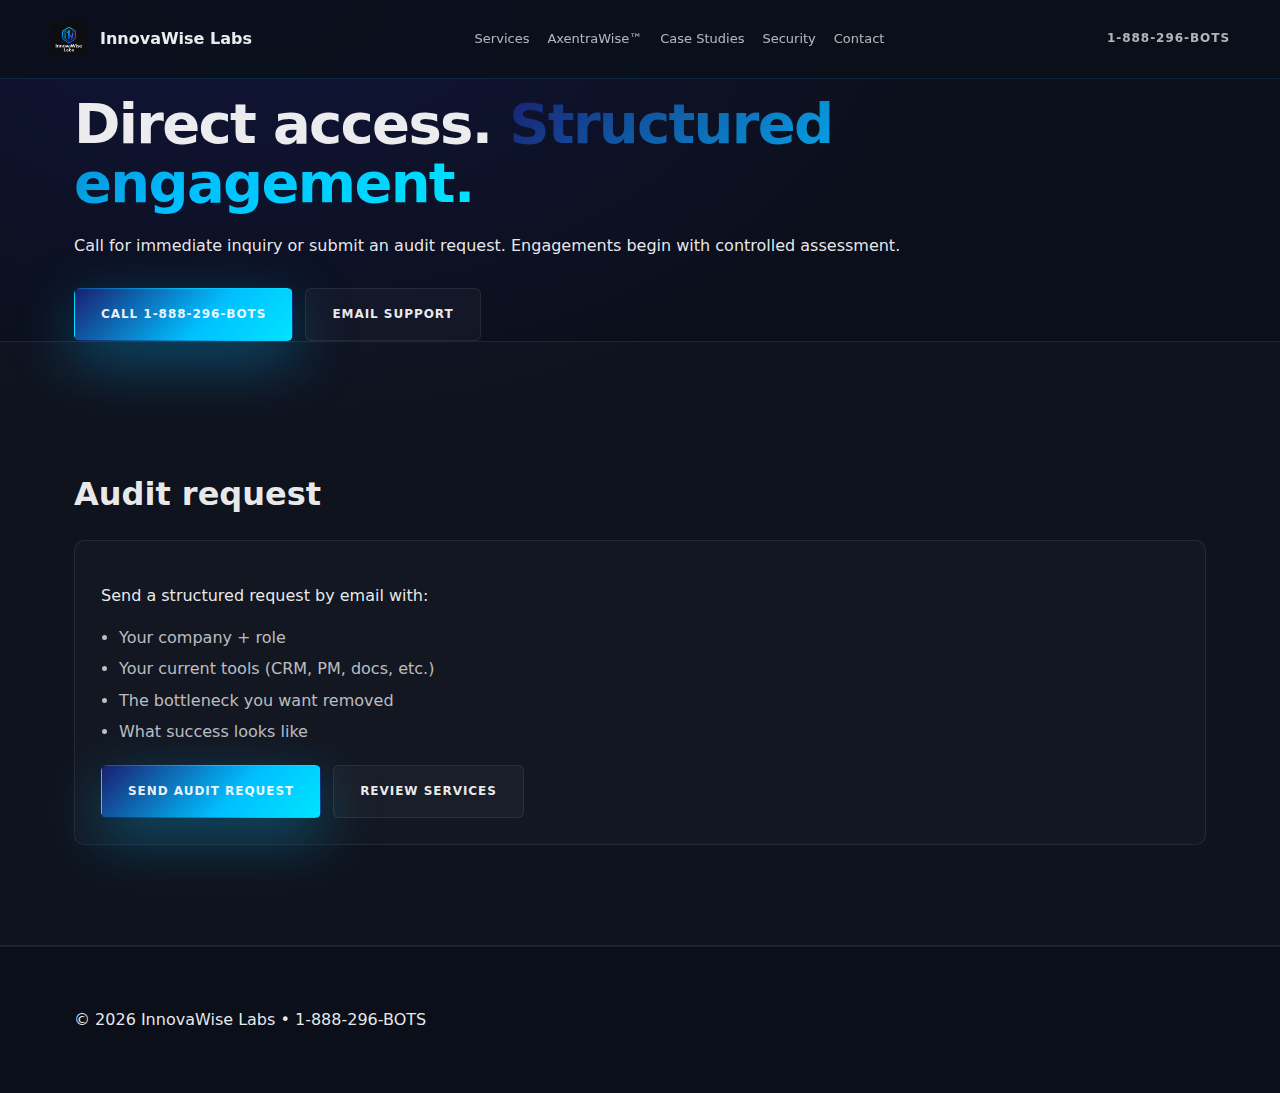
<file: contact.html>
<!DOCTYPE html>
<html>
<head>
<meta charset="UTF-8">
<title>Contact — InnovaWise Labs</title>
<meta name="viewport" content="width=device-width,initial-scale=1">
<link rel="stylesheet" href="styles.css">
<link rel="icon" href="assets/logo.png">
</head>

<body>

<header class="topbar">
  <div class="container topbar-inner">
    <a class="brand" href="index.html">
      <img src="assets/logo.png" class="brand-logo" alt="InnovaWise Labs">
      <span>InnovaWise Labs</span>
    </a>

    <nav class="nav">
      <a href="services.html">Services</a>
      <a href="axentrawise.html">AxentraWise™</a>
      <a href="case-studies.html">Case Studies</a>
      <a href="security.html">Security</a>
      <a href="contact.html">Contact</a>
    </nav>

    <a href="tel:18882962687" class="top-phone">1-888-296-BOTS</a>
  </div>
</header>

<main>

<section class="hero">
  <div class="container hero-panel reveal">
    <h1>Direct access. <span class="grad">Structured engagement.</span></h1>
    <p>
      Call for immediate inquiry or submit an audit request. Engagements begin with controlled assessment.
    </p>

    <div style="margin-top:30px;display:flex;gap:12px;flex-wrap:wrap">
      <a class="btn btn-primary" href="tel:18882962687">Call 1-888-296-BOTS</a>
      <a class="btn btn-ghost" href="mailto:support@innovawiselabs.com">Email support</a>
    </div>
  </div>
</section>

<section class="section alt">
  <div class="container">
    <h2 class="reveal">Audit request</h2>
    <div class="card reveal">
      <p>
        Send a structured request by email with:
      </p>
      <ul>
        <li>Your company + role</li>
        <li>Your current tools (CRM, PM, docs, etc.)</li>
        <li>The bottleneck you want removed</li>
        <li>What success looks like</li>
      </ul>

      <div style="margin-top:20px;display:flex;gap:12px;flex-wrap:wrap">
        <a class="btn btn-primary" href="mailto:support@innovawiselabs.com?subject=Infrastructure%20Audit%20Request">Send Audit Request</a>
        <a class="btn btn-ghost" href="services.html">Review Services</a>
      </div>
    </div>
  </div>
</section>

<footer class="footer">
  <div class="container">
    © <span id="year"></span> InnovaWise Labs • 1-888-296-BOTS
  </div>
</footer>

</main>

<script>
  document.getElementById("year").textContent = new Date().getFullYear();
</script>
<script src="main.js"></script>
</body>
</html>
</file>
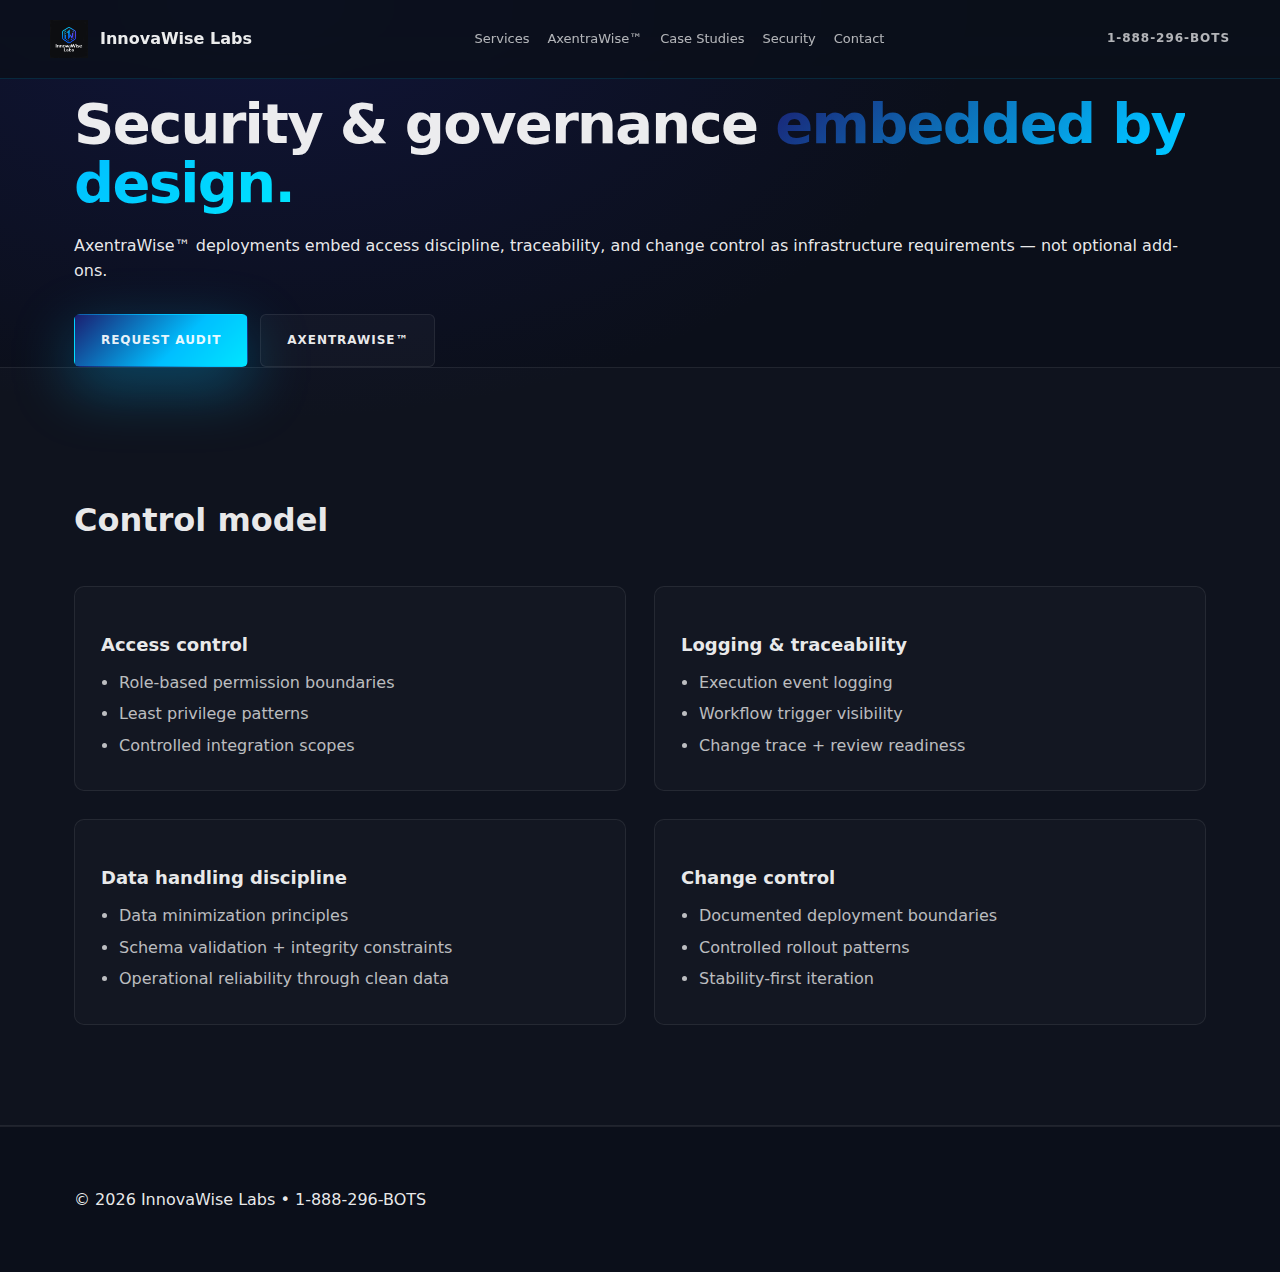
<file: security.html>
<!DOCTYPE html>
<html>
<head>
<meta charset="UTF-8">
<title>Security — InnovaWise Labs</title>
<meta name="viewport" content="width=device-width,initial-scale=1">
<link rel="stylesheet" href="styles.css">
<link rel="icon" href="assets/logo.png">
</head>

<body>

<header class="topbar">
  <div class="container topbar-inner">
    <a class="brand" href="index.html">
      <img src="assets/logo.png" class="brand-logo" alt="InnovaWise Labs">
      <span>InnovaWise Labs</span>
    </a>

    <nav class="nav">
      <a href="services.html">Services</a>
      <a href="axentrawise.html">AxentraWise™</a>
      <a href="case-studies.html">Case Studies</a>
      <a href="security.html">Security</a>
      <a href="contact.html">Contact</a>
    </nav>

    <a href="tel:18882962687" class="top-phone">1-888-296-BOTS</a>
  </div>
</header>

<main>

<section class="hero">
  <div class="container hero-panel reveal">
    <h1>Security & governance <span class="grad">embedded by design.</span></h1>
    <p>
      AxentraWise™ deployments embed access discipline, traceability, and change control as infrastructure requirements —
      not optional add-ons.
    </p>
    <div style="margin-top:30px;display:flex;gap:12px;flex-wrap:wrap">
      <a class="btn btn-primary" href="contact.html">Request Audit</a>
      <a class="btn btn-ghost" href="axentrawise.html">AxentraWise™</a>
    </div>
  </div>
</section>

<section class="section alt">
  <div class="container">
    <h2 class="reveal">Control model</h2>

    <div class="grid-2">
      <div class="card reveal">
        <h3>Access control</h3>
        <ul>
          <li>Role-based permission boundaries</li>
          <li>Least privilege patterns</li>
          <li>Controlled integration scopes</li>
        </ul>
      </div>

      <div class="card reveal">
        <h3>Logging & traceability</h3>
        <ul>
          <li>Execution event logging</li>
          <li>Workflow trigger visibility</li>
          <li>Change trace + review readiness</li>
        </ul>
      </div>

      <div class="card reveal">
        <h3>Data handling discipline</h3>
        <ul>
          <li>Data minimization principles</li>
          <li>Schema validation + integrity constraints</li>
          <li>Operational reliability through clean data</li>
        </ul>
      </div>

      <div class="card reveal">
        <h3>Change control</h3>
        <ul>
          <li>Documented deployment boundaries</li>
          <li>Controlled rollout patterns</li>
          <li>Stability-first iteration</li>
        </ul>
      </div>
    </div>

  </div>
</section>

<footer class="footer">
  <div class="container">
    © <span id="year"></span> InnovaWise Labs • 1-888-296-BOTS
  </div>
</footer>

</main>

<script>
  document.getElementById("year").textContent = new Date().getFullYear();
</script>
<script src="main.js"></script>
</body>
</html>
</file>
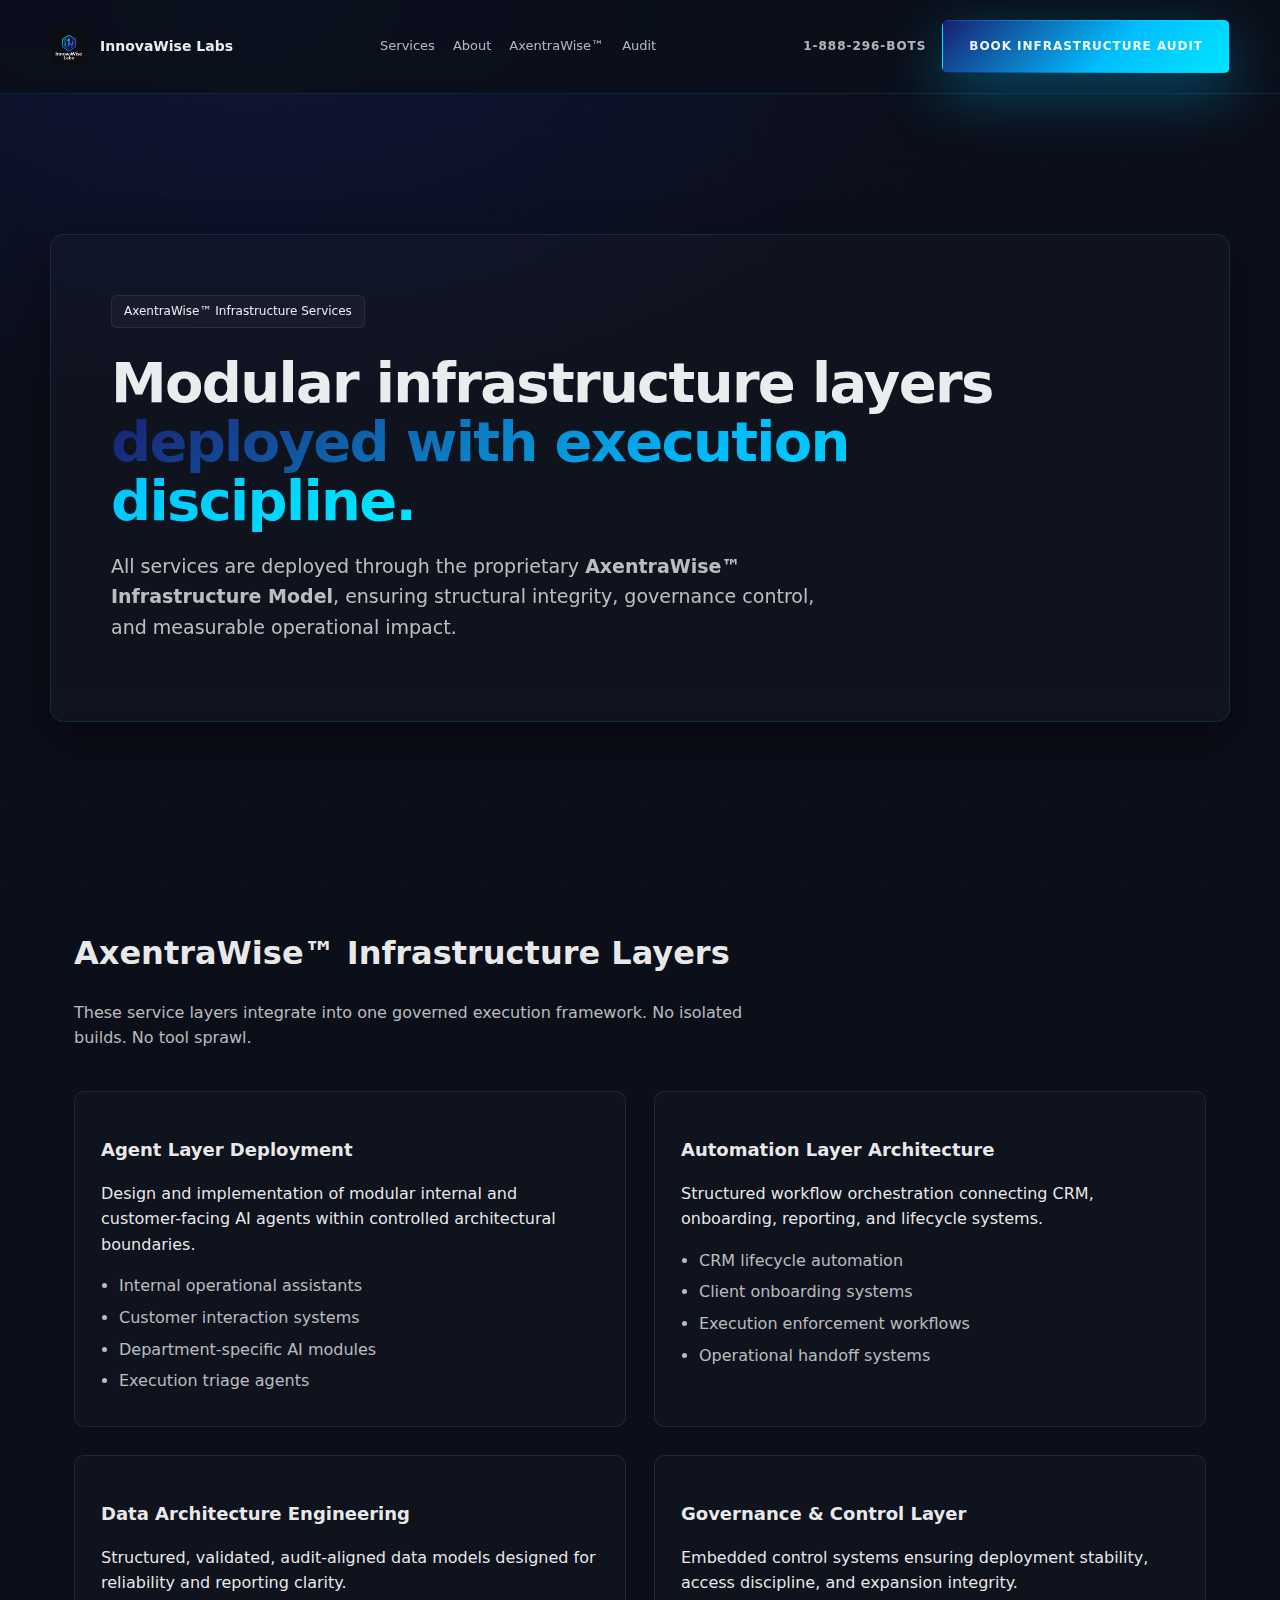
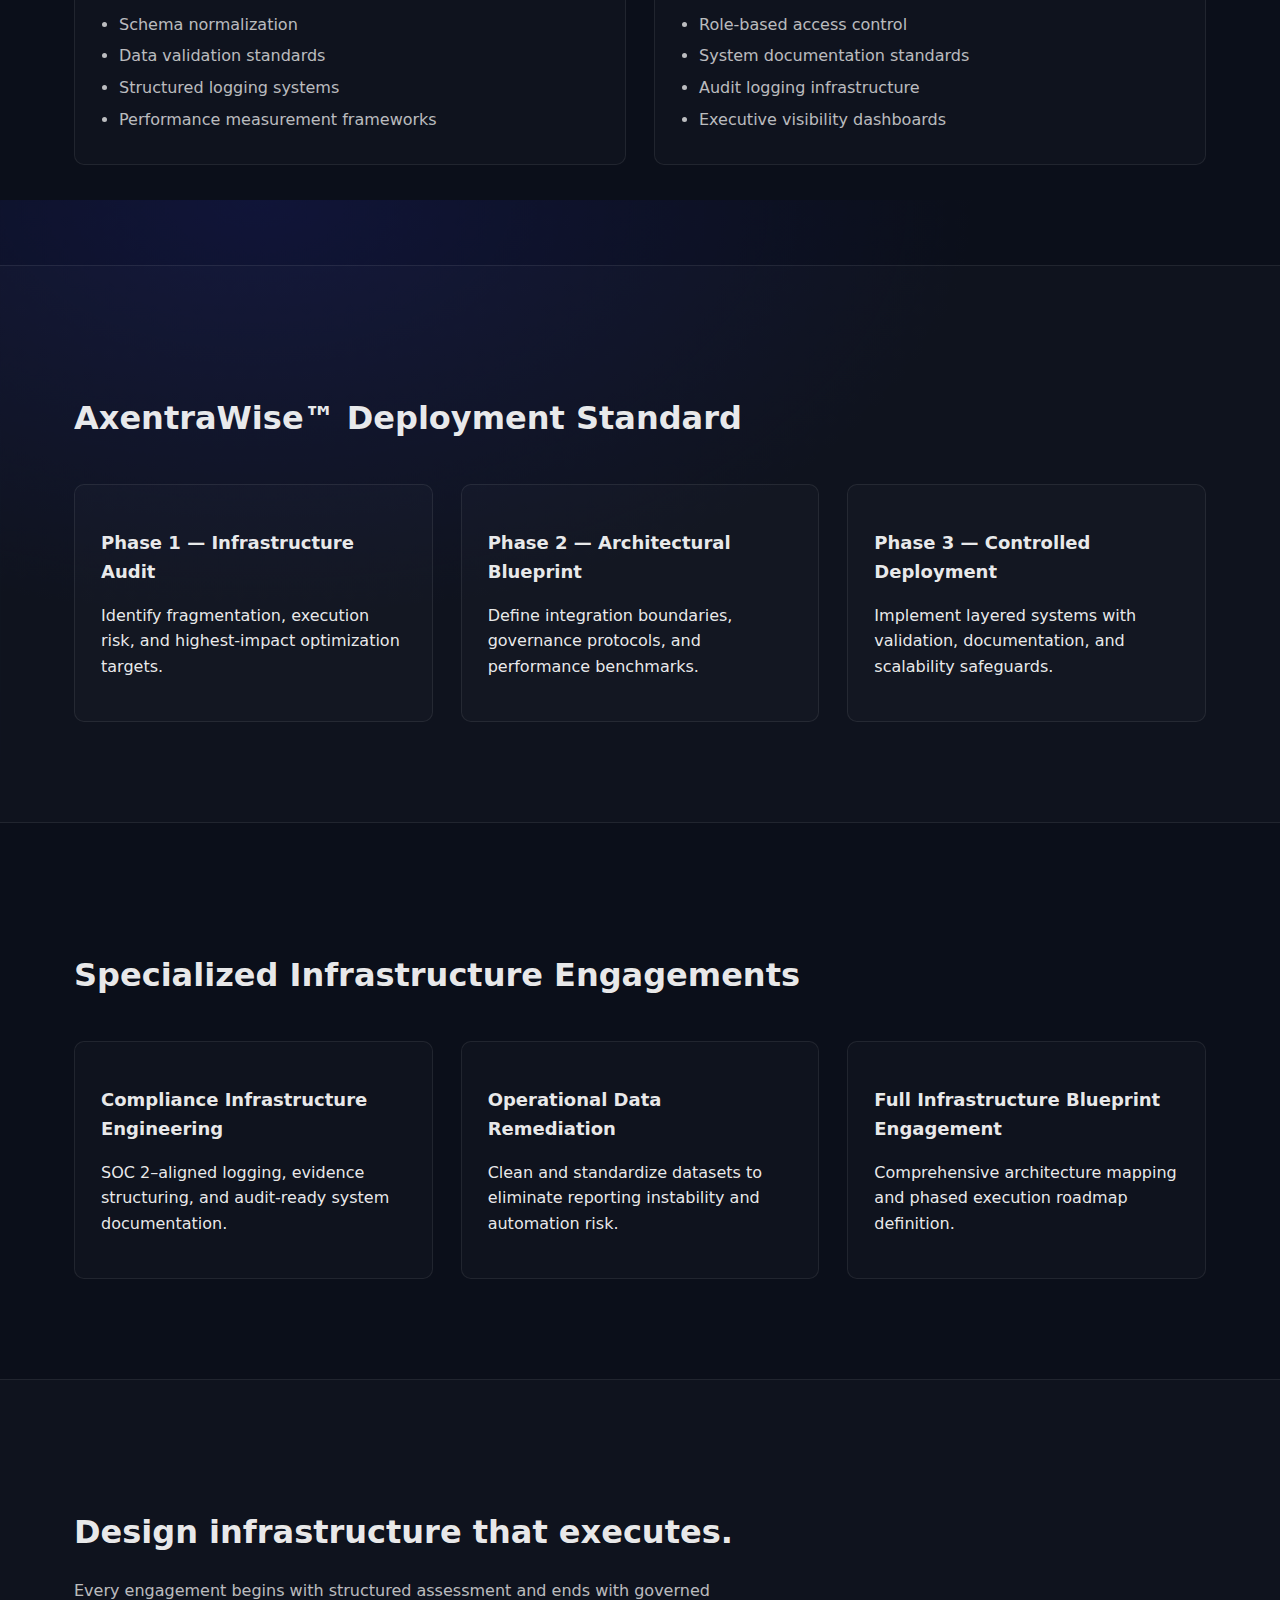
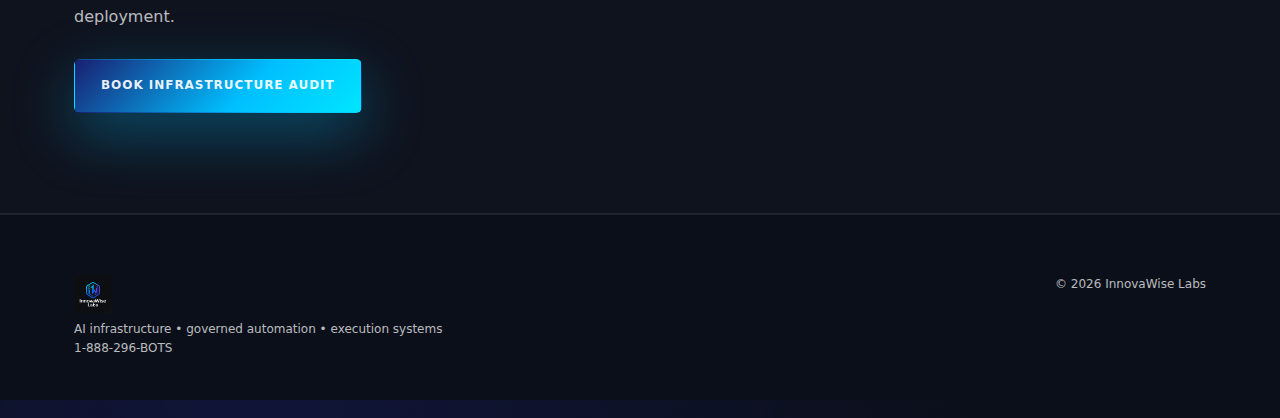
<file: services.html>
<!DOCTYPE html>
<html lang="en">
<head>
  <meta charset="UTF-8" />
  <title>Infrastructure Services — InnovaWise Labs</title>
  <meta name="viewport" content="width=device-width, initial-scale=1" />
  <meta name="description" content="Enterprise AI infrastructure services deployed through the AxentraWise™ Infrastructure Model — engineered for controlled execution and governed scale." />
  <link rel="icon" href="assets/logo.png" />
  <link rel="stylesheet" href="styles.css" />
</head>

<body>
<div class="bg-grid"></div>

<header class="topbar">
  <div class="container topbar-inner">

    <a class="brand" href="index.html">
      <img src="assets/logo.png" alt="InnovaWise Labs" class="brand-logo" />
      <span class="brand-text">InnovaWise Labs</span>
    </a>

    <nav class="nav">
      <a href="services.html">Services</a>
      <a href="about.html">About</a>
      <a href="axentrawise.html">AxentraWise™</a>
      <a href="index.html#audit">Audit</a>
    </nav>

    <div style="display:flex; gap:16px; align-items:center;">
      <a href="tel:18882962687" class="top-phone">1-888-296-BOTS</a>
      <a class="btn btn-primary" href="index.html#audit">Book Infrastructure Audit</a>
    </div>

  </div>
</header>

<main>

<!-- ================= HERO ================= -->

<section class="enterprise-hero">
  <div class="container">

    <div class="pill">AxentraWise™ Infrastructure Services</div>

    <h1>
      Modular infrastructure layers
      <span class="grad">deployed with execution discipline.</span>
    </h1>

    <p class="lead">
      All services are deployed through the proprietary
      <strong>AxentraWise™ Infrastructure Model</strong>,
      ensuring structural integrity, governance control,
      and measurable operational impact.
    </p>

  </div>
</section>

<!-- ================= CORE INFRASTRUCTURE LAYERS ================= -->

<section class="section">
  <div class="container">

    <h2>AxentraWise™ Infrastructure Layers</h2>
    <p class="sublead">
      These service layers integrate into one governed execution framework.
      No isolated builds. No tool sprawl.
    </p>

    <div class="grid-2">

      <!-- Agent Layer -->
      <div class="card">
        <h3>Agent Layer Deployment</h3>
        <p>
          Design and implementation of modular internal and customer-facing AI agents
          within controlled architectural boundaries.
        </p>
        <ul>
          <li>Internal operational assistants</li>
          <li>Customer interaction systems</li>
          <li>Department-specific AI modules</li>
          <li>Execution triage agents</li>
        </ul>
      </div>

      <!-- Automation Layer -->
      <div class="card">
        <h3>Automation Layer Architecture</h3>
        <p>
          Structured workflow orchestration connecting CRM,
          onboarding, reporting, and lifecycle systems.
        </p>
        <ul>
          <li>CRM lifecycle automation</li>
          <li>Client onboarding systems</li>
          <li>Execution enforcement workflows</li>
          <li>Operational handoff systems</li>
        </ul>
      </div>

      <!-- Data Layer -->
      <div class="card">
        <h3>Data Architecture Engineering</h3>
        <p>
          Structured, validated, audit-aligned data models
          designed for reliability and reporting clarity.
        </p>
        <ul>
          <li>Schema normalization</li>
          <li>Data validation standards</li>
          <li>Structured logging systems</li>
          <li>Performance measurement frameworks</li>
        </ul>
      </div>

      <!-- Governance Layer -->
      <div class="card">
        <h3>Governance & Control Layer</h3>
        <p>
          Embedded control systems ensuring deployment stability,
          access discipline, and expansion integrity.
        </p>
        <ul>
          <li>Role-based access control</li>
          <li>System documentation standards</li>
          <li>Audit logging infrastructure</li>
          <li>Executive visibility dashboards</li>
        </ul>
      </div>

    </div>

  </div>
</section>

<!-- ================= DEPLOYMENT MODEL ================= -->

<section class="section alt">
  <div class="container">

    <h2>AxentraWise™ Deployment Standard</h2>

    <div class="grid-3">

      <div class="card">
        <h3>Phase 1 — Infrastructure Audit</h3>
        <p>
          Identify fragmentation, execution risk,
          and highest-impact optimization targets.
        </p>
      </div>

      <div class="card">
        <h3>Phase 2 — Architectural Blueprint</h3>
        <p>
          Define integration boundaries,
          governance protocols, and performance benchmarks.
        </p>
      </div>

      <div class="card">
        <h3>Phase 3 — Controlled Deployment</h3>
        <p>
          Implement layered systems with validation,
          documentation, and scalability safeguards.
        </p>
      </div>

    </div>

  </div>
</section>

<!-- ================= SPECIALIZED ENGAGEMENTS ================= -->

<section class="section">
  <div class="container">

    <h2>Specialized Infrastructure Engagements</h2>

    <div class="grid-3">

      <div class="card">
        <h3>Compliance Infrastructure Engineering</h3>
        <p>
          SOC 2–aligned logging, evidence structuring,
          and audit-ready system documentation.
        </p>
      </div>

      <div class="card">
        <h3>Operational Data Remediation</h3>
        <p>
          Clean and standardize datasets to eliminate
          reporting instability and automation risk.
        </p>
      </div>

      <div class="card">
        <h3>Full Infrastructure Blueprint Engagement</h3>
        <p>
          Comprehensive architecture mapping and
          phased execution roadmap definition.
        </p>
      </div>

    </div>

  </div>
</section>

<!-- ================= CTA ================= -->

<section class="section alt">
  <div class="container">

    <h2>Design infrastructure that executes.</h2>

    <p class="sublead">
      Every engagement begins with structured assessment
      and ends with governed deployment.
    </p>

    <div style="margin-top:30px;">
      <a class="btn btn-primary" href="index.html#audit">
        Book Infrastructure Audit
      </a>
    </div>

  </div>
</section>

<footer class="footer">
  <div class="container footer-inner">
    <div>
      <img src="assets/logo.png" class="footer-logo" />
      <div class="small muted">
        AI infrastructure • governed automation • execution systems<br/>
        1-888-296-BOTS
      </div>
    </div>
    <div class="small muted">
      © <span id="year"></span> InnovaWise Labs
    </div>
  </div>
</footer>

</main>

<script>
document.getElementById("year").textContent = new Date().getFullYear();
</script>

<script src="main.js"></script>
  
</body>
</html>
</file>
<file: styles.css>
/* =========================================================
   InnovaWise Labs — AxentraWise™ Enterprise Framework Theme
   Strategic execution powers intelligent infrastructure.
   ========================================================= */

/* =========================
   Root Variables
========================= */
:root {
  --iw-blue: #00BFFF;
  --iw-indigo: #1A1F71;
  --iw-accent: #00E5FF;

  --iw-dark: #0B0F1A;
  --iw-dark-2: #111827;

  --iw-text: rgba(255,255,255,0.92);
  --iw-text-soft: rgba(255,255,255,0.72);

  --iw-border: rgba(255,255,255,0.08);
  --iw-border-strong: rgba(0,191,255,0.35);

  --iw-grad: linear-gradient(
    135deg,
    var(--iw-indigo) 0%,
    var(--iw-blue) 60%,
    var(--iw-accent) 100%
  );

  --radius-lg: 14px;
  --radius-md: 10px;

  --shadow-strong: 0 30px 90px rgba(0,0,0,0.65);
  --shadow-soft: 0 18px 50px rgba(0,0,0,0.45);
}

/* =========================
   Base
========================= */
* { box-sizing: border-box; }

html, body { height: 100%; }

body {
  margin: 0;
  font-family: ui-sans-serif, system-ui, -apple-system, "Segoe UI", Roboto, Arial;
  color: var(--iw-text);
  line-height: 1.6;

  background:
    radial-gradient(1200px 700px at 10% 0%, rgba(26,31,113,0.35), transparent 60%),
    radial-gradient(1000px 700px at 95% 20%, rgba(0,191,255,0.20), transparent 60%),
    var(--iw-dark);

  background-size: 200% 200%, 200% 200%, auto;
  animation: iwGradientShift 28s ease-in-out infinite;
}

/* Animated gradient motion */
@keyframes iwGradientShift {
  0% {
    background-position: 10% 0%, 95% 20%, center;
  }
  50% {
    background-position: 15% 5%, 90% 25%, center;
  }
  100% {
    background-position: 10% 0%, 95% 20%, center;
  }
}

a { color: inherit; text-decoration: none; }

/* Subtle grid */
.bg-grid {
  position: fixed;
  inset: 0;
  pointer-events: none;
  background-image:
    linear-gradient(to right, rgba(255,255,255,0.05) 1px, transparent 1px),
    linear-gradient(to bottom, rgba(255,255,255,0.05) 1px, transparent 1px);
  background-size: 80px 80px;
  opacity: 0.15;
}

/* =========================
   Layout
========================= */
.container {
  max-width: 1180px;
  margin: 0 auto;
  padding: 0 24px;
}

.section {
  padding: 100px 0;
}

.section.alt {
  border-top: 1px solid var(--iw-border);
  border-bottom: 1px solid var(--iw-border);
  background: rgba(255,255,255,0.02);
}

/* =========================
   Typography
========================= */
h1 {
  font-size: 56px;
  font-weight: 900;
  line-height: 1.05;
  letter-spacing: -0.03em;
  margin: 16px 0 20px;
}

h2 {
  font-size: 32px;
  font-weight: 800;
  margin-bottom: 20px;
}

h3 {
  font-size: 18px;
  font-weight: 700;
  margin-bottom: 10px;
}

.lead {
  font-size: 19px;
  max-width: 60ch;
  color: var(--iw-text-soft);
}

.sublead {
  font-size: 16px;
  max-width: 70ch;
  color: var(--iw-text-soft);
}

.small { font-size: 12px; }
.muted { color: var(--iw-text-soft); }

.grad {
  background: var(--iw-grad);
  -webkit-background-clip: text;
  background-clip: text;
  color: transparent;
}

/* =========================
   Header
========================= */
.topbar {
  position: sticky;
  top: 0;
  z-index: 50;
  backdrop-filter: blur(18px);
  background: rgba(11,15,26,0.85);
  border-bottom: 1px solid rgba(0,191,255,0.15);
}

.topbar-inner {
  display: flex;
  justify-content: space-between;
  align-items: center;
  padding: 20px 0;
}

.brand {
  display: flex;
  align-items: center;
  gap: 12px;
  font-weight: 800;
}

.brand-logo {
  width: 38px;
  height: 38px;
}

.brand-text { font-size: 14px; }

.nav {
  display: flex;
  gap: 18px;
  font-size: 13px;
}

.nav a {
  opacity: 0.75;
  transition: opacity .2s ease;
}

.nav a:hover { opacity: 1; }

.top-phone {
  font-size: 12px;
  font-weight: 700;
  letter-spacing: 0.08em;
  opacity: 0.75;
}

/* =========================
   Buttons
========================= */
.btn {
  display: inline-flex;
  align-items: center;
  justify-content: center;
  padding: 16px 26px;
  border-radius: 6px;
  font-size: 12px;
  font-weight: 800;
  text-transform: uppercase;
  letter-spacing: 0.08em;
  border: 1px solid transparent;
  cursor: pointer;
  transition: all .25s ease;
}

.btn-primary {
  background: var(--iw-grad);
  box-shadow: 0 20px 60px rgba(0,191,255,0.35);
}

.btn-primary:hover {
  transform: translateY(-2px);
  box-shadow: 0 30px 90px rgba(0,191,255,0.55);
}

.btn-ghost {
  background: rgba(255,255,255,0.03);
  border: 1px solid var(--iw-border);
}

.btn-ghost:hover {
  border-color: var(--iw-border-strong);
}

.w-full { width: 100%; }

/* =========================
   Hero Glass Treatment
========================= */
.enterprise-hero {
  padding: 140px 0 80px;
  position: relative;
}

.enterprise-hero .container {
  background: rgba(255,255,255,0.02);
  backdrop-filter: blur(14px);
  border: 1px solid rgba(0,191,255,0.15);
  border-radius: var(--radius-lg);
  padding: 60px;
  box-shadow: var(--shadow-soft);
}

.pill {
  display: inline-block;
  padding: 6px 12px;
  font-size: 12px;
  border-radius: 6px;
  border: 1px solid var(--iw-border);
  background: rgba(255,255,255,0.03);
  margin-bottom: 10px;
}

/* =========================
   Cards
========================= */
.card {
  background: rgba(255,255,255,0.02);
  border: 1px solid var(--iw-border);
  border-radius: var(--radius-md);
  padding: 26px;
  transition: all .25s ease;
}

.card:hover {
  border-color: var(--iw-border-strong);
  transform: translateY(-5px);
}

.card ul {
  margin: 0;
  padding-left: 18px;
  color: var(--iw-text-soft);
}

.card li { margin: 6px 0; }

/* =========================
   Grid Layouts
========================= */
.grid-2 {
  display: grid;
  grid-template-columns: 1fr 1fr;
  gap: 28px;
  margin-top: 40px;
}

.grid-3 {
  display: grid;
  grid-template-columns: repeat(3, 1fr);
  gap: 28px;
  margin-top: 40px;
}

/* =========================
   Architecture Stack
========================= */
.architecture-stack {
  display: flex;
  flex-direction: column;
  gap: 20px;
  max-width: 520px;
  margin: 50px auto 0;
}

.layer-box {
  padding: 20px;
  border-radius: 8px;
  border: 1px solid var(--iw-border-strong);
  background: rgba(255,255,255,0.03);
  text-align: center;
  font-weight: 700;
  letter-spacing: 0.05em;
  transition: transform .25s ease;
}

.layer-box:hover { transform: scale(1.03); }

/* =========================
   Certification Badge
========================= */
.cert-badge {
  display: inline-block;
  padding: 10px 18px;
  border-radius: 999px;
  background: var(--iw-grad);
  font-size: 11px;
  font-weight: 800;
  letter-spacing: 0.12em;
  text-transform: uppercase;
  box-shadow: 0 20px 60px rgba(0,191,255,0.4);
}

/* =========================
   Footer
========================= */
.footer {
  padding: 60px 0;
  border-top: 1px solid var(--iw-border);
}

.footer-inner {
  display: flex;
  justify-content: space-between;
  gap: 20px;
  flex-wrap: wrap;
}

.footer-logo { width: 38px; }

.footer-title { font-weight: 800; }

/* =========================
   Responsive
========================= */
@media (max-width: 960px) {

  h1 { font-size: 42px; }

  .grid-3,
  .grid-2 {
    grid-template-columns: 1fr;
  }

  .enterprise-hero .container {
    padding: 40px;
  }

  .nav { display: none; }
}
</file>
